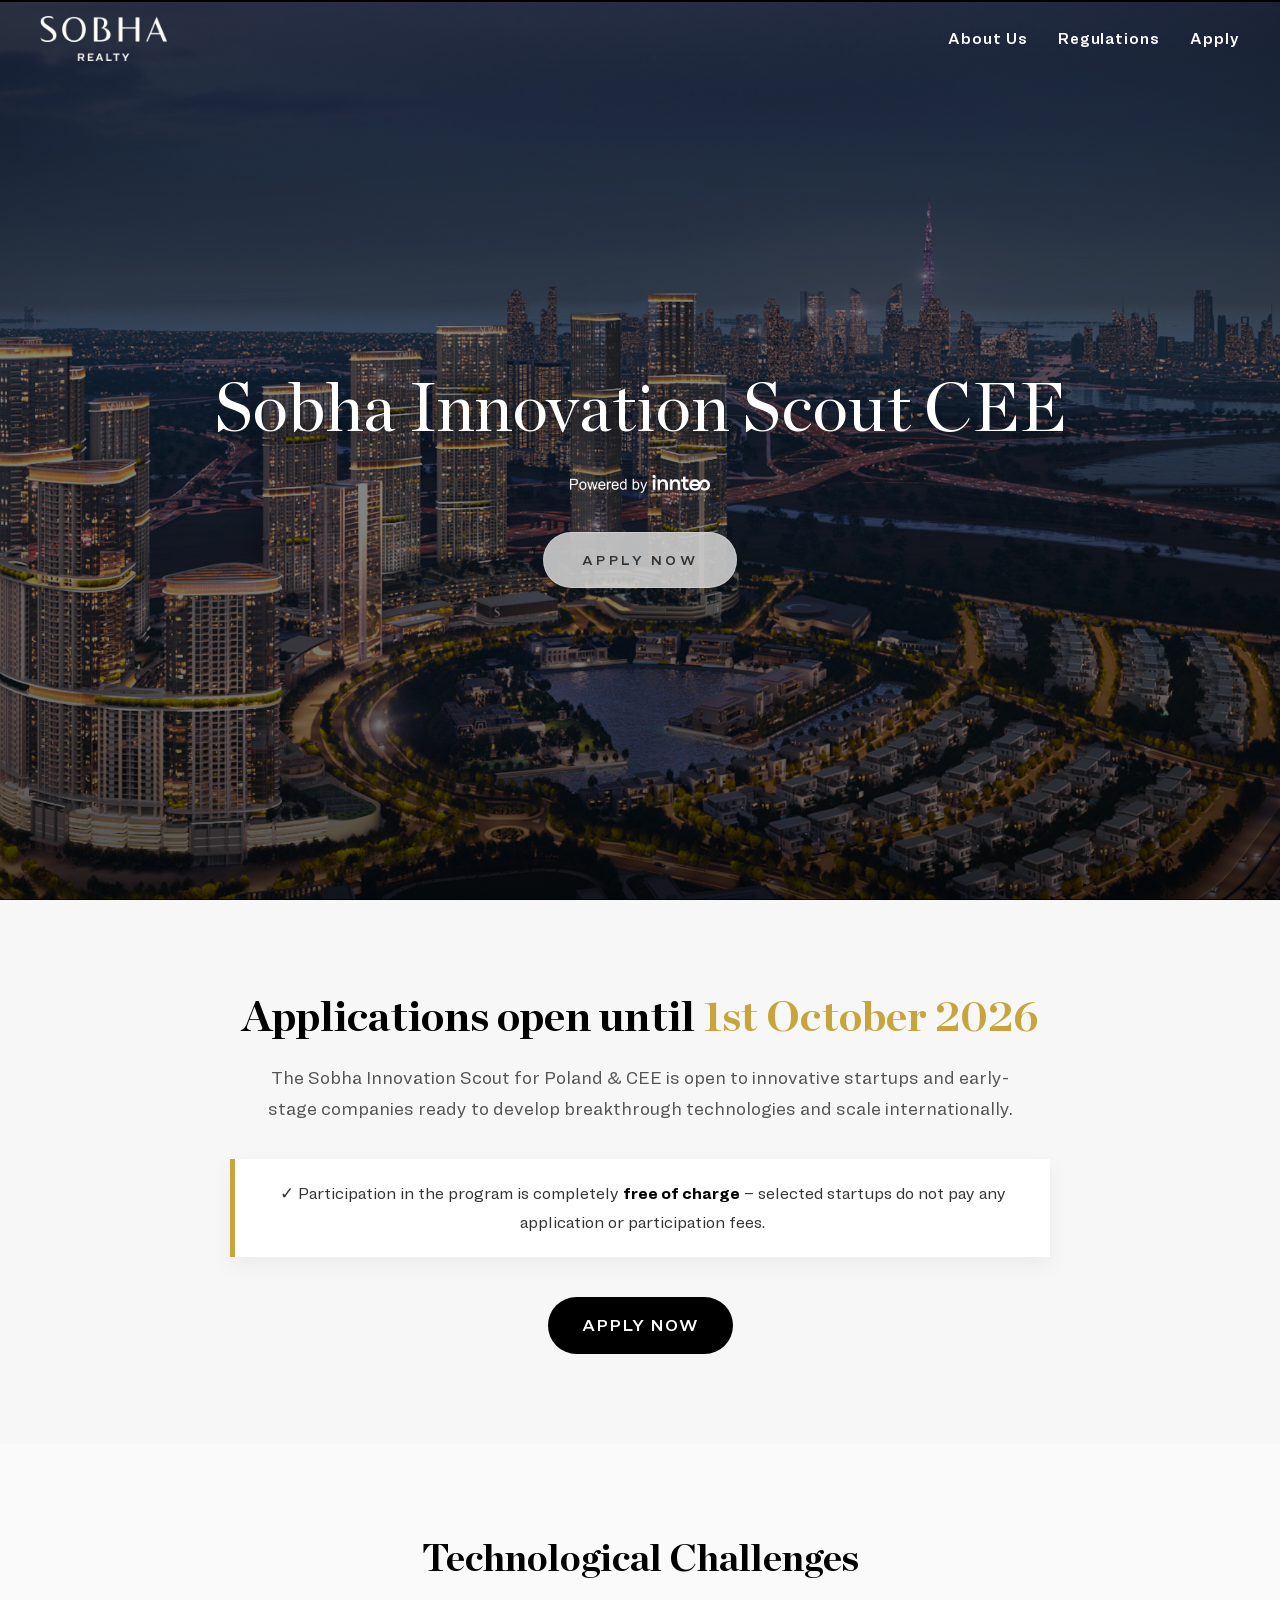
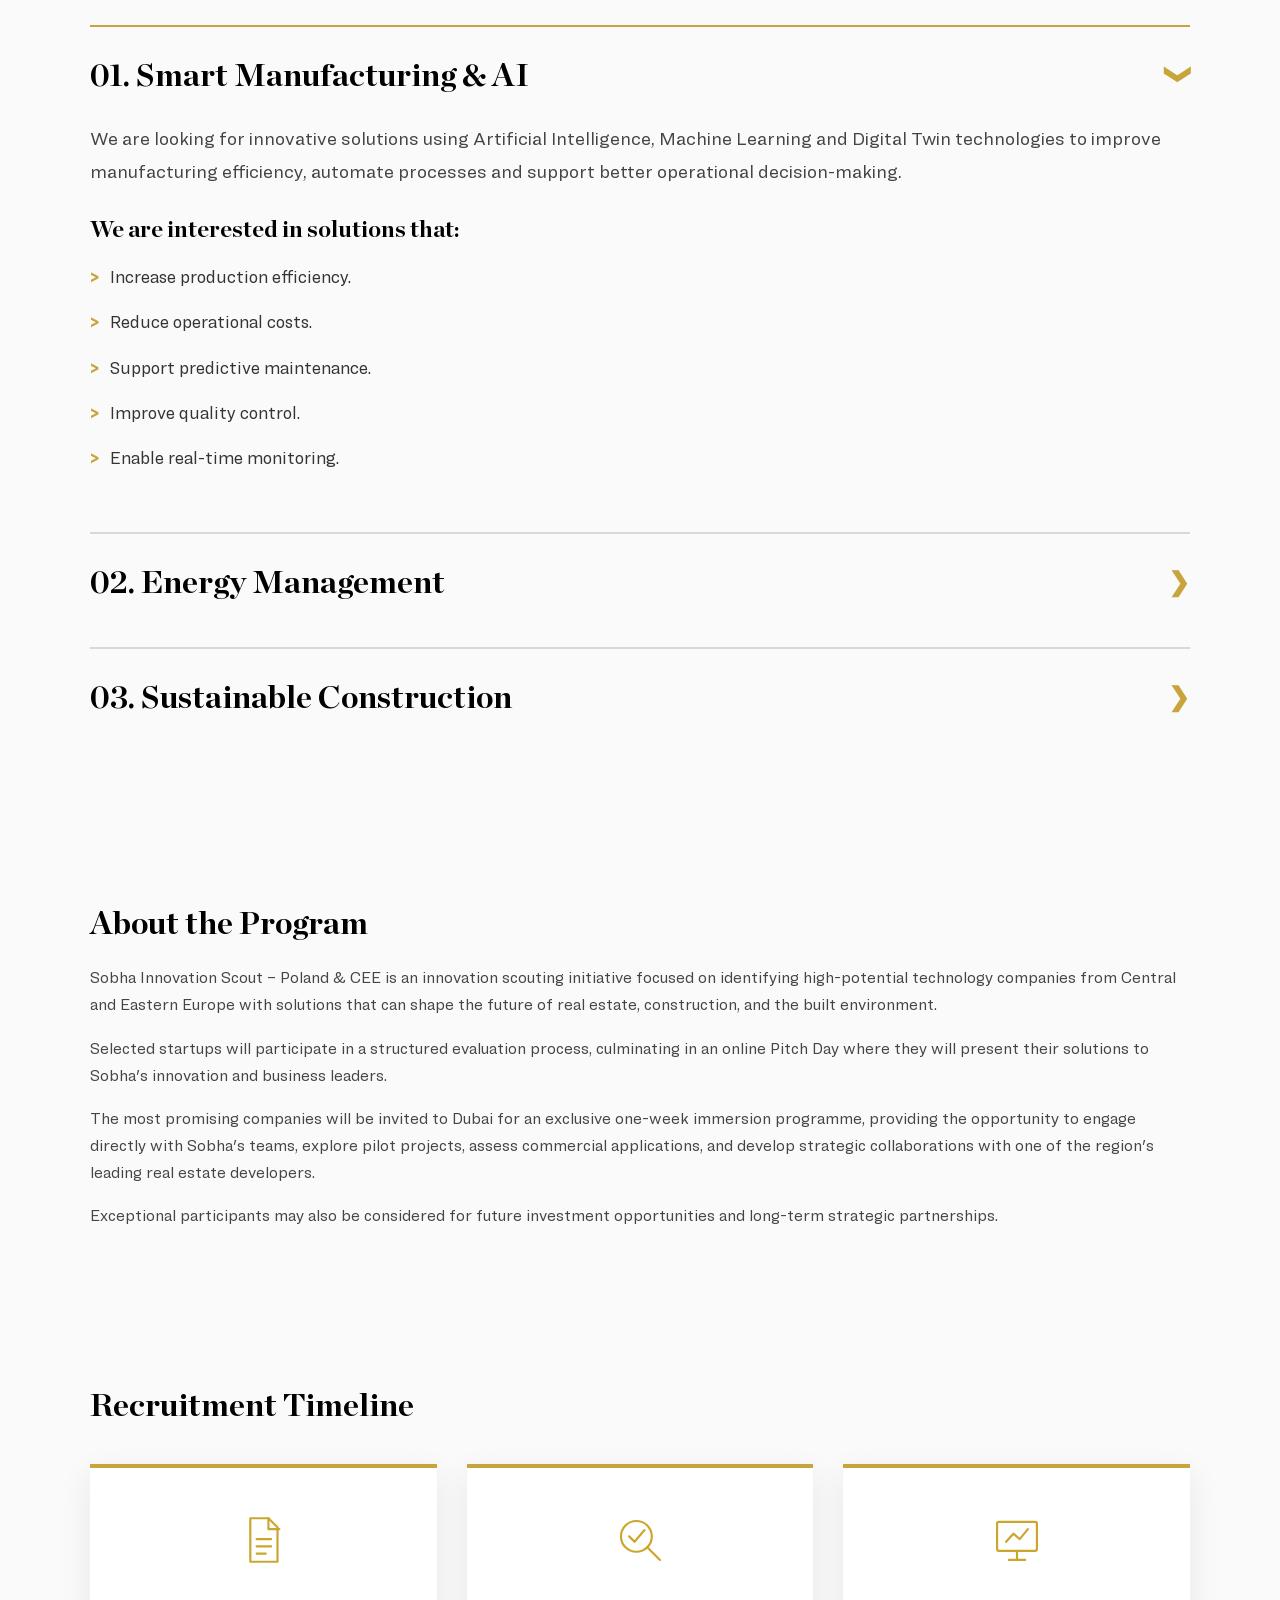
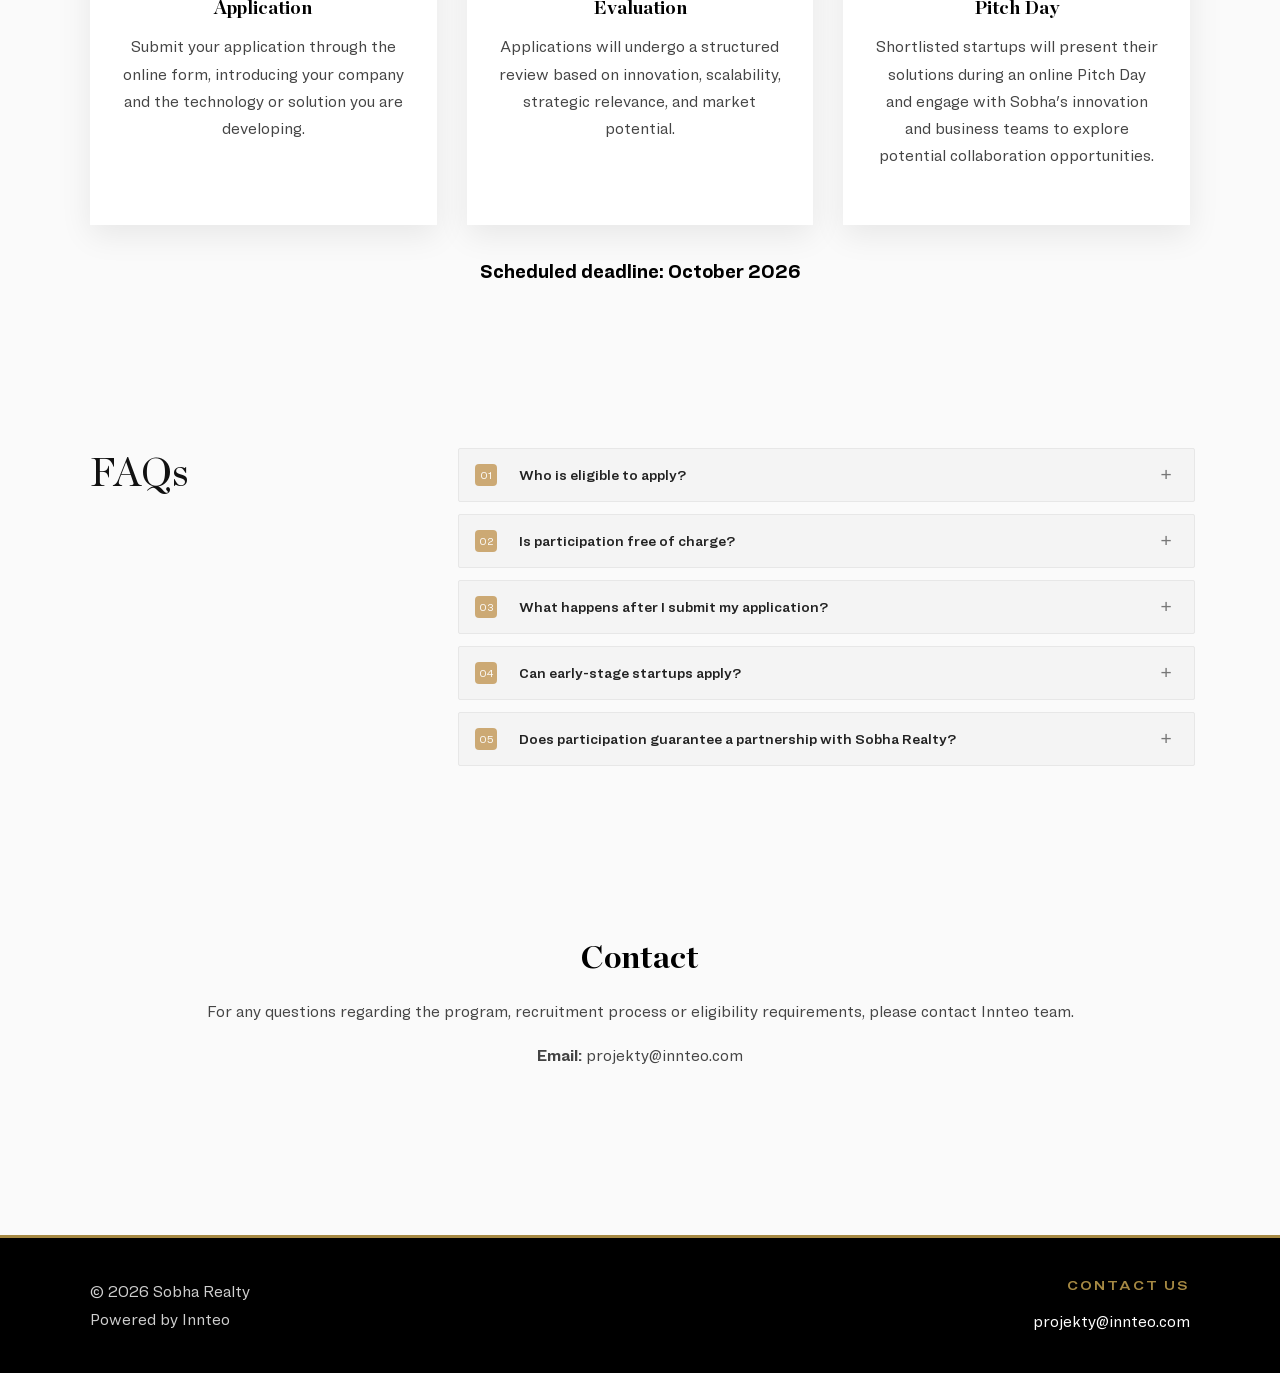
<file: index.html>
<!DOCTYPE html>
<html lang="en">

<head>
    <meta charset="UTF-8">
    <meta name="viewport" content="width=device-width, initial-scale=1.0">

    <title>Sobha Innovation Scout CEE</title>

    <link rel="stylesheet" href="style.css">
    <link rel="icon" type="image/x-icon" href="images/favicon_sobha.png">
</head>


<body>


    <!-- =====================================================
         HEADER / NAVIGATION
    ====================================================== -->

    <header>

        <div class="container nav">

            <!-- SOBHA LOGO -->
            <div class="logo">
                <a href="index.html">
                    <img src="images/SOBHA_White.png" alt="SOBHA Realty">
                </a>
            </div>

        <nav class="main-nav">

            <button
                class="menu-toggle"
                type="button"
                aria-label="Open menu"
                aria-expanded="false"
                aria-controls="mobile-menu"
            >
                <span></span>
                <span></span>
                <span></span>
            </button>

            <ul id="mobile-menu">
                <li>
                    <a href="about.html">About Us</a>
                </li>

                <li>
                    <a href="regulations.html">Regulations</a>
                </li>

                <li>
                    <a href="apply.html">Apply</a>
                </li>
            </ul>

        </nav>

        </div>

    </header>


    <!-- =====================================================
         HERO / MAIN BANNER
    ====================================================== -->

    <section class="hero">

        <div class="container hero-content">

            <div class="hero-text">

                <h1>
                    Sobha Innovation Scout CEE
                </h1>


                <!-- POWERED BY INNTEO -->

                <div class="hero-powered">

                    <img
                        src="images/poweredbyinnteo0.png"
                        alt="Powered by Innteo"
                    >

                </div>


                <!-- APPLY NOW -->

                <a
                    href="apply.html"
                    class="hero-button"
                >
                    APPLY NOW
                </a>

            </div>

        </div>

    </section>



    <!-- =====================================================
         RECRUITMENT BANNER
    ====================================================== -->

    <section class="recruitment-banner">

        <div class="container">

            <h2>
                Applications open until
                <strong>1st October 2026</strong>
            </h2>

            <p>
                The Sobha Innovation Scout for Poland & CEE is open to innovative startups and early-stage companies ready to develop breakthrough technologies and scale internationally.
            </p>

            <div class="free-program">

                ✓ Participation in the program is completely
                <strong>free of charge</strong>
                – selected startups do not pay any application or participation fees.

            </div>

            <a
                href="apply.html"
                class="capsule"
            >
                APPLY NOW
            </a>

        </div>

    </section>



    <!-- =====================================================
         TECHNOLOGICAL CHALLENGES
    ====================================================== -->

    <section class="challenge-section">

        <div class="container">

            <h2 class="section-title">
                Technological Challenges
            </h2>


            <div class="accordion">


                <!-- Item 1 -->

                <div class="accordion-item active">

                    <button class="accordion-header">

                        <span>
                            01. Smart Manufacturing & AI
                        </span>

                        <span class="accordion-icon">
                            &#10095;
                        </span>

                    </button>


                    <div class="accordion-content">

                        <p>
                            We are looking for innovative solutions using Artificial Intelligence, Machine Learning and Digital Twin technologies to improve manufacturing efficiency, automate processes and support better operational decision-making.
                        </p>

                        <h4>
                            We are interested in solutions that:
                        </h4>

                        <ul>

                            <li>
                                Increase production efficiency.
                            </li>

                            <li>
                                Reduce operational costs.
                            </li>

                            <li>
                                Support predictive maintenance.
                            </li>

                            <li>
                                Improve quality control.
                            </li>

                            <li>
                                Enable real-time monitoring.
                            </li>

                        </ul>

                    </div>

                </div>



                <!-- Item 2 -->

                <div class="accordion-item">

                    <button class="accordion-header">

                        <span>
                            02. Energy Management
                        </span>

                        <span class="accordion-icon">
                            &#10095;
                        </span>

                    </button>


                    <div class="accordion-content">

                        <p>
                            We are seeking technologies that help companies reduce energy consumption, monitor utilities and optimize industrial infrastructure.
                        </p>

                        <h4>
                            Expected solutions:
                        </h4>

                        <ul>

                            <li>
                                Energy monitoring platforms.
                            </li>

                            <li>
                                Carbon footprint reduction.
                            </li>

                            <li>
                                AI-based optimization.
                            </li>

                            <li>
                                Smart metering.
                            </li>

                            <li>
                                Demand forecasting.
                            </li>

                        </ul>

                    </div>

                </div>



                <!-- Item 3 -->

                <div class="accordion-item">

                    <button class="accordion-header">

                        <span>
                            03. Sustainable Construction
                        </span>

                        <span class="accordion-icon">
                            &#10095;
                        </span>

                    </button>


                    <div class="accordion-content">

                        <p>
                            We encourage projects supporting sustainable buildings, smart infrastructure and modern construction technologies.
                        </p>

                        <h4>
                            Examples include:
                        </h4>

                        <ul>

                            <li>
                                Digital construction management.
                            </li>

                            <li>
                                IoT building systems.
                            </li>

                            <li>
                                Green materials.
                            </li>

                            <li>
                                Smart cities.
                            </li>

                            <li>
                                Building automation.
                            </li>

                        </ul>

                    </div>

                </div>

            </div>

        </div>

    </section>



    <!-- =====================================================
         ABOUT THE PROGRAM
    ====================================================== -->

    <section class="about-short">

        <div class="container">

            <h2>
                About the Program
            </h2>

            <p>
                Sobha Innovation Scout – Poland & CEE is an innovation scouting initiative focused on identifying high-potential technology companies from Central and Eastern Europe with solutions that can shape the future of real estate, construction, and the built environment.
            </p>

            <p>
                Selected startups will participate in a structured evaluation process, culminating in an online Pitch Day where they will present their solutions to Sobha's innovation and business leaders.
            </p>

            <p>
                The most promising companies will be invited to Dubai for an exclusive one-week immersion programme, providing the opportunity to engage directly with Sobha's teams, explore pilot projects, assess commercial applications, and develop strategic collaborations with one of the region's leading real estate developers.
            </p>

            <p>
                Exceptional participants may also be considered for future investment opportunities and long-term strategic partnerships.
            </p>

        </div>

    </section>



    <!-- =====================================================
         RECRUITMENT TIMELINE
    ====================================================== -->

    <section class="timeline-section">

        <div class="container">

            <h2>
                Recruitment Timeline
            </h2>


            <div class="timeline">


                <div class="timeline-item">

                    <div class="timeline-icon">
                        <svg viewBox="0 0 64 64" aria-hidden="true">
                            <path d="M18 8h20l10 10v38H18z"></path>
                            <path d="M38 8v12h12"></path>
                            <path d="M25 31h16"></path>
                            <path d="M25 39h16"></path>
                            <path d="M25 47h10"></path>
                        </svg>
                    </div>

                    <h3>
                        Application
                    </h3>

                    <p>
                        Submit your application through the online form, introducing your company and the technology or solution you are developing.
                    </p>

                </div>



                <div class="timeline-item">

                        <div class="timeline-icon">
                            <svg viewBox="0 0 64 64" aria-hidden="true">
                                <circle cx="28" cy="28" r="17"></circle>
                                <path d="M40 40l14 14"></path>
                                <path d="M20 28l6 6 11-13"></path>
                            </svg>
                        </div>

                    <h3>
                        Evaluation
                    </h3>

                    <p>
                        Applications will undergo a structured review based on innovation, scalability, strategic relevance, and market potential.
                    </p>

                </div>



                <div class="timeline-item">

                    <div class="timeline-icon">
                        <svg viewBox="0 0 64 64" aria-hidden="true">
                            <rect x="10" y="12" width="44" height="32" rx="2"></rect>
                            <path d="M32 44v10"></path>
                            <path d="M23 54h18"></path>
                            <path d="M20 34l8-9 7 6 9-11"></path>
                        </svg>
                    </div>

                    <h3>
                        Pitch Day
                    </h3>

                    <p>
                        Shortlisted startups will present their solutions during an online Pitch Day and engage with Sobha's innovation and business teams to explore potential collaboration opportunities.
                    </p>

                </div>

            </div>


            <div class="timeline-deadline">
                Scheduled deadline: October 2026
            </div>

        </div>

    </section>



    <!-- =====================================================
         FAQ
    ====================================================== -->

    <section class="faq-section">

        <div class="container faq-container">


            <!-- LEFT -->

            <div class="faq-heading">

                <h2>
                    FAQs
                </h2>

            </div>


            <!-- RIGHT -->

            <div class="faq">


                <!-- FAQ 01 -->

                <div class="faq-item">

                    <button class="faq-question">

                        <span class="faq-number">
                            01
                        </span>

                        <span class="faq-question-text">
                            Who is eligible to apply?
                        </span>

                        <span class="faq-icon">
                            +
                        </span>

                    </button>


                    <div class="faq-answer">

                        <p>
                            The program is open to innovative startups and early-stage companies developing scalable products, services or technologies with international growth potential.
                        </p>

                    </div>

                </div>



                <!-- FAQ 02 -->

                <div class="faq-item">

                    <button class="faq-question">

                        <span class="faq-number">
                            02
                        </span>

                        <span class="faq-question-text">
                            Is participation free of charge?
                        </span>

                        <span class="faq-icon">
                            +
                        </span>

                    </button>


                    <div class="faq-answer">

                        <p>
                            Yes. Participation in the program is completely free of charge. There are no application or participation fees for shortlisted startups.
                        </p>

                    </div>

                </div>



                <!-- FAQ 03 -->

                <div class="faq-item">

                    <button class="faq-question">

                        <span class="faq-number">
                            03
                        </span>

                        <span class="faq-question-text">
                            What happens after I submit my application?
                        </span>

                        <span class="faq-icon">
                            +
                        </span>

                    </button>


                    <div class="faq-answer">

                        <p>
                            Applications undergo a structured evaluation process. Shortlisted companies will be invited to the next stage, including participation in the online Pitch Day.
                        </p>

                    </div>

                </div>



                <!-- FAQ 04 -->

                <div class="faq-item">

                    <button class="faq-question">

                        <span class="faq-number">
                            04
                        </span>

                        <span class="faq-question-text">
                            Can early-stage startups apply?
                        </span>

                        <span class="faq-icon">
                            +
                        </span>

                    </button>


                    <div class="faq-answer">

                        <p>
                            Yes. We welcome both early-stage startups and companies with existing products, provided they demonstrate innovation and growth potential.
                        </p>

                    </div>

                </div>



                <!-- FAQ 05 -->

                <div class="faq-item">

                    <button class="faq-question">

                        <span class="faq-number">
                            05
                        </span>

                        <span class="faq-question-text">
                            Does participation guarantee a partnership with Sobha Realty?
                        </span>

                        <span class="faq-icon">
                            +
                        </span>

                    </button>


                    <div class="faq-answer">

                        <p>
                            No. Participation in the program does not guarantee an investment, commercial agreement, or partnership with Sobha Realty. Any decision to pursue an investment, pilot project, or strategic collaboration will be made solely at Sobha Realty's discretion following the evaluation process.
                        </p>

                    </div>

                </div>


            </div>

        </div>

    </section>



    <!-- =====================================================
         CONTACT
    ====================================================== -->

    <section class="contact">

        <div class="container">

            <h2>
                Contact
            </h2>

            <p>
                For any questions regarding the program, recruitment process or eligibility requirements, please contact Innteo team.
            </p>

            <p>
                <strong>Email:</strong>
                <a href="mailto:projekty@innteo.com">
                    projekty@innteo.com
                </a>
            </p>

        </div>

    </section>



    <!-- =====================================================
         FOOTER
    ====================================================== -->

    <footer>

        <div class="container footer-content">

            <div class="footer-left">

                <p>
                    © 2026 Sobha Realty<br>
                    Powered by Innteo
                </p>

            </div>


            <div class="footer-right">

                <span class="footer-title">
                    Contact us
                </span>

                <a href="mailto:projekty@innteo.com">
                    projekty@innteo.com
                </a>

            </div>

        </div>

    </footer>


<script src="scripts.js"></script>
</body>

</html>
</file>
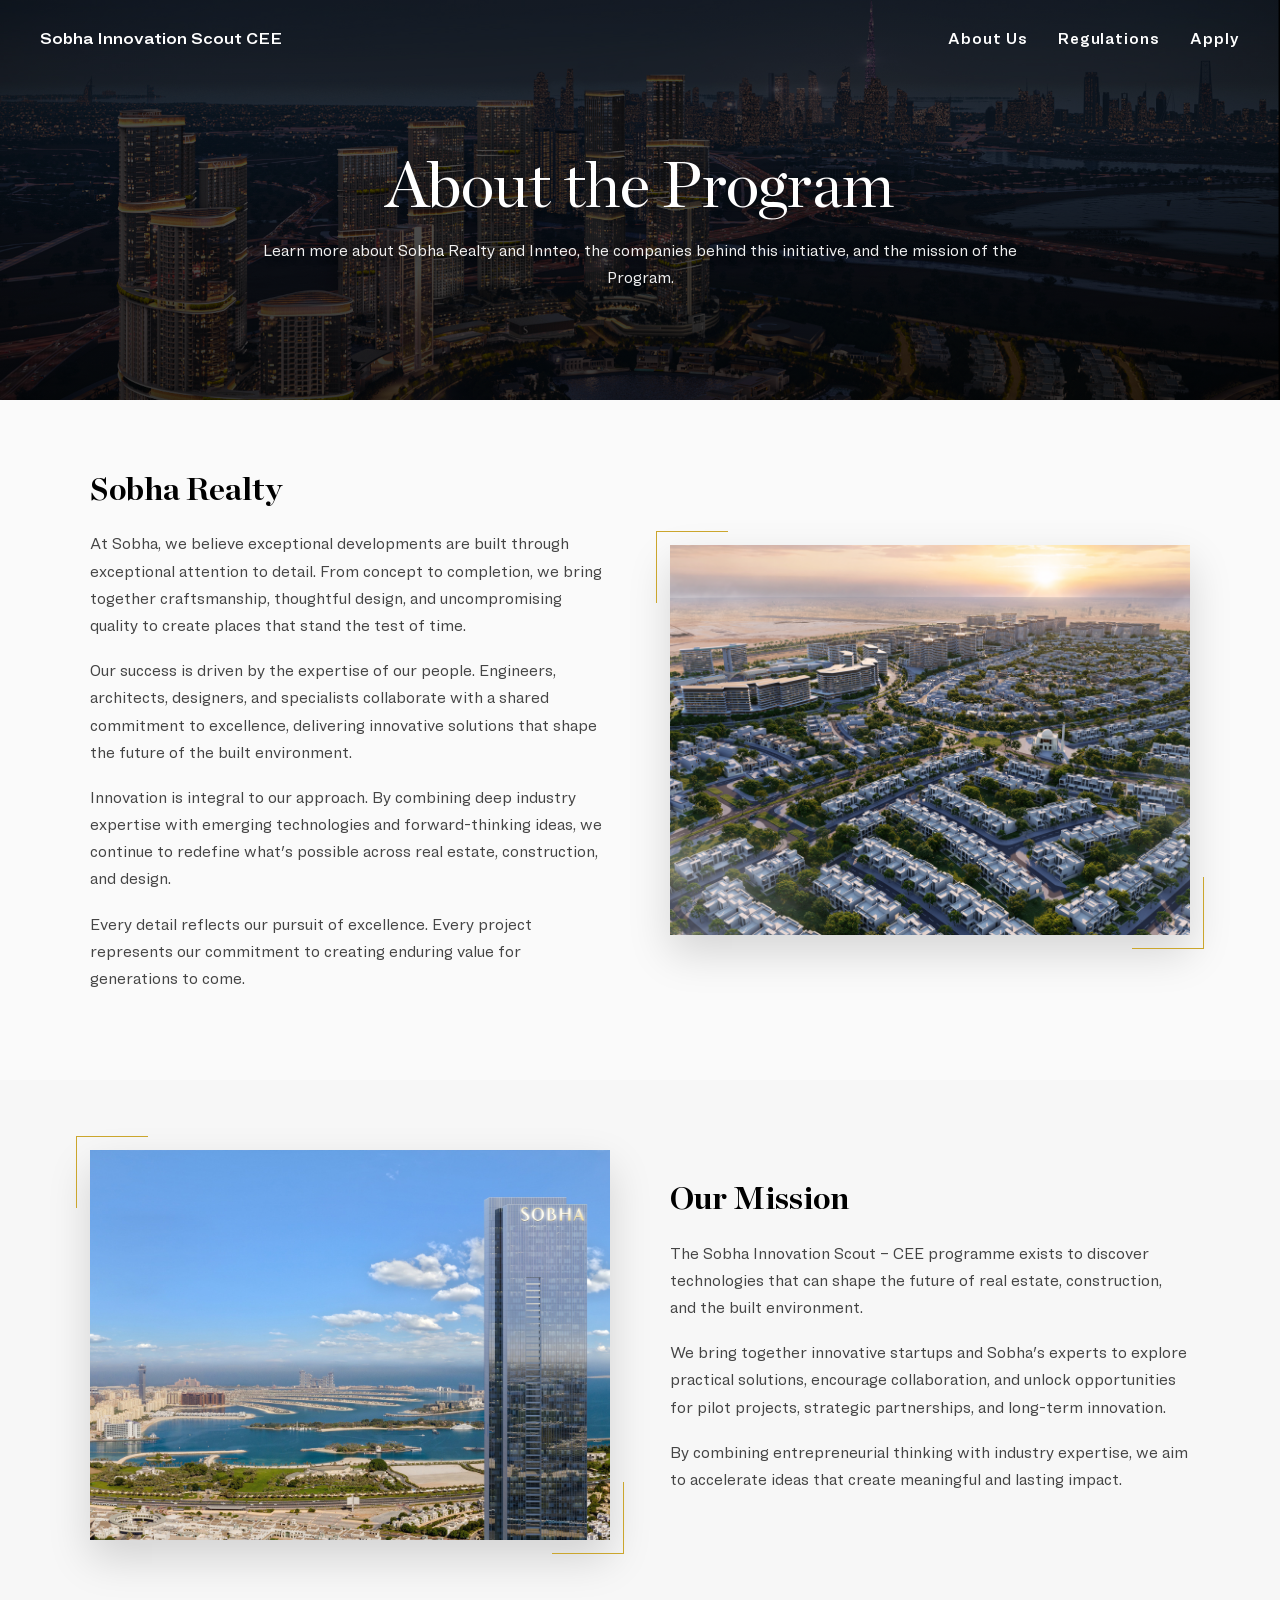
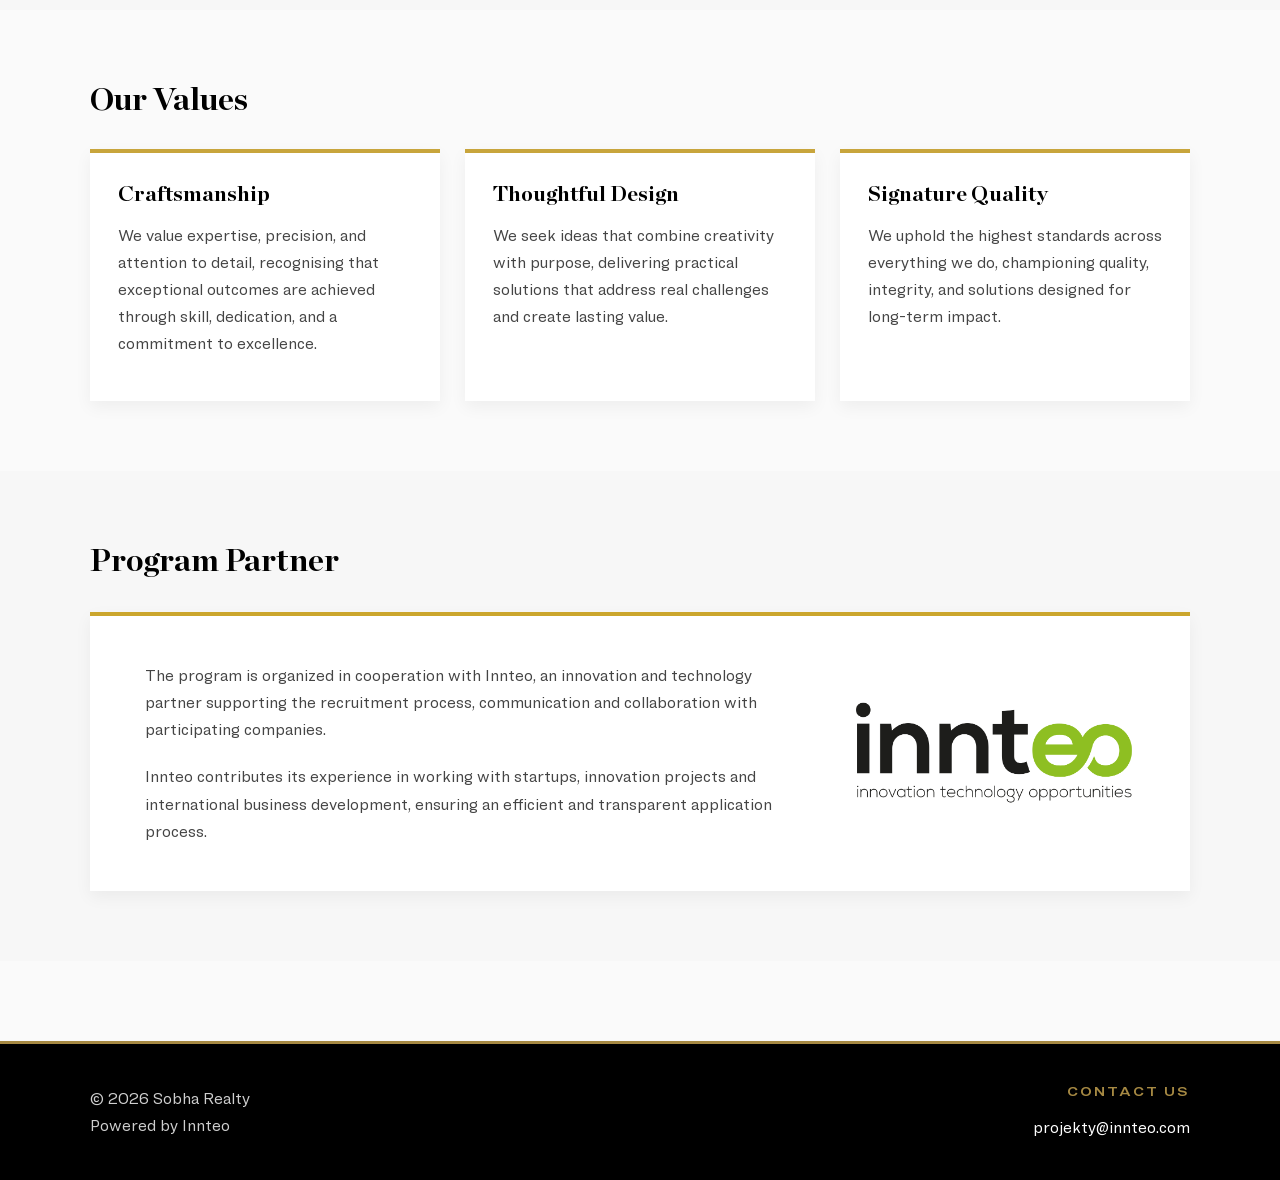
<file: about.html>
<!DOCTYPE html>
<html lang="en">
<head>
    <meta charset="UTF-8">
    <meta name="viewport" content="width=device-width, initial-scale=1.0">
    <title>About Us | Sobha Innovation Scout CEE</title>
    <link rel="stylesheet" href="style.css">
    <link rel="icon" type="image/x-icon" href="images/favicon_sobha.png">
</head>
<body>

<header>
    <div class="container nav">
        <div class="logo">
            <a href="index.html">Sobha Innovation Scout CEE</a>
        </div>

        <nav class="main-nav">

            <button
                class="menu-toggle"
                type="button"
                aria-label="Open menu"
                aria-expanded="false"
                aria-controls="mobile-menu"
            >
                <span></span>
                <span></span>
                <span></span>
            </button>

            <ul id="mobile-menu">
                <li>
                    <a href="about.html">About Us</a>
                </li>

                <li>
                    <a href="regulations.html">Regulations</a>
                </li>

                <li>
                    <a href="apply.html">Apply</a>
                </li>
            </ul>

        </nav>
    </div>
</header>

<section class="page-header inner-page-header">

    <div class="page-header-overlay"></div>

    <div class="container page-header-content">

        <h1>About the Program</h1>

        <p>
            Learn more about Sobha Realty and Innteo, the companies behind this initiative, and the mission of the Program.
        </p>

    </div>

</section>

<section class="content-section">
    <div class="container about-grid">
        <div class="about-text">
            <h2>Sobha Realty</h2>
            <p>At Sobha, we believe exceptional developments are built through exceptional attention to detail. From concept to completion, we bring together craftsmanship, thoughtful design, and uncompromising quality to create places that stand the test of time.</p>
            <p>Our success is driven by the expertise of our people. Engineers, architects, designers, and specialists collaborate with a shared commitment to excellence, delivering innovative solutions that shape the future of the built environment.</p>
            <p>Innovation is integral to our approach. By combining deep industry expertise with emerging technologies and forward-thinking ideas, we continue to redefine what's possible across real estate, construction, and design.</p>
            <p>Every detail reflects our pursuit of excellence. Every project represents our commitment to creating enduring value for generations to come.</p>
        </div>

        <div class="about-image-frame">
            <div class="frame-top"></div>
            <img src="images/about_us-1.jpg" alt="Sobha Realty">
            <div class="frame-bottom"></div>
        </div>
    </div>
</section>

<section class="content-section light">
    <div class="container about-grid reverse">

        <div class="about-image-frame about-image-frame-mission">
            <div class="frame-top"></div>

            <div class="about-image">
                <img src="images/about_us-2.jpg" alt="Sobha Realty">
            </div>

            <div class="frame-bottom"></div>
        </div>

        <div class="about-text">
            <h2>Our Mission</h2>

            <p>
                The Sobha Innovation Scout – CEE programme exists to discover technologies that can shape the future of real estate, construction, and the built environment.
            </p>
            <p>
                We bring together innovative startups and Sobha's experts to explore practical solutions, encourage collaboration, and unlock opportunities for pilot projects, strategic partnerships, and long-term innovation.
            </p>
            <p>
                By combining entrepreneurial thinking with industry expertise, we aim to accelerate ideas that create meaningful and lasting impact.
            </p>
        </div>

    </div>
</section>

<section class="content-section">
    <div class="container">
        <h2>Our Values</h2>
        <div class="details-grid">
            <div class="card">
                <h3>Craftsmanship</h3>
                <p>We value expertise, precision, and attention to detail, recognising that exceptional outcomes are achieved through skill, dedication, and a commitment to excellence.</p>
            </div>
            <div class="card">
                <h3>Thoughtful Design</h3>
                <p>We seek ideas that combine creativity with purpose, delivering practical solutions that address real challenges and create lasting value.</p>
            </div>
            <div class="card">
                <h3>Signature Quality</h3>
                <p>We uphold the highest standards across everything we do, championing quality, integrity, and solutions designed for long-term impact.</p>
            </div>
        </div>
    </div>
</section>

<section class="content-section light program-partner-section">
    <div class="container">

        <h2>Program Partner</h2>

        <div class="card partner-card">

            <div class="partner-content">
                <p>
                    The program is organized in cooperation with Innteo,
                    an innovation and technology partner supporting the
                    recruitment process, communication and collaboration
                    with participating companies.
                </p>

                <p>
                    Innteo contributes its experience in working with startups,
                    innovation projects and international business development,
                    ensuring an efficient and transparent application process.
                </p>
            </div>

            <div class="partner-logo">
                <img src="images/logo_innteo.png" alt="Innteo Logo">
            </div>

        </div>

    </div>
</section>

<footer>
    <div class="container footer-content">
        <div class="footer-left">
            <p>© 2026 Sobha Realty<br>Powered by Innteo</p>
        </div>
        <div class="footer-right">
            <span class="footer-title">Contact us</span>
            <a href="mailto:projekty@innteo.com">projekty@innteo.com</a>
        </div>
    </div>
</footer>
<script src="scripts.js"></script>
</body>
</html>
</file>
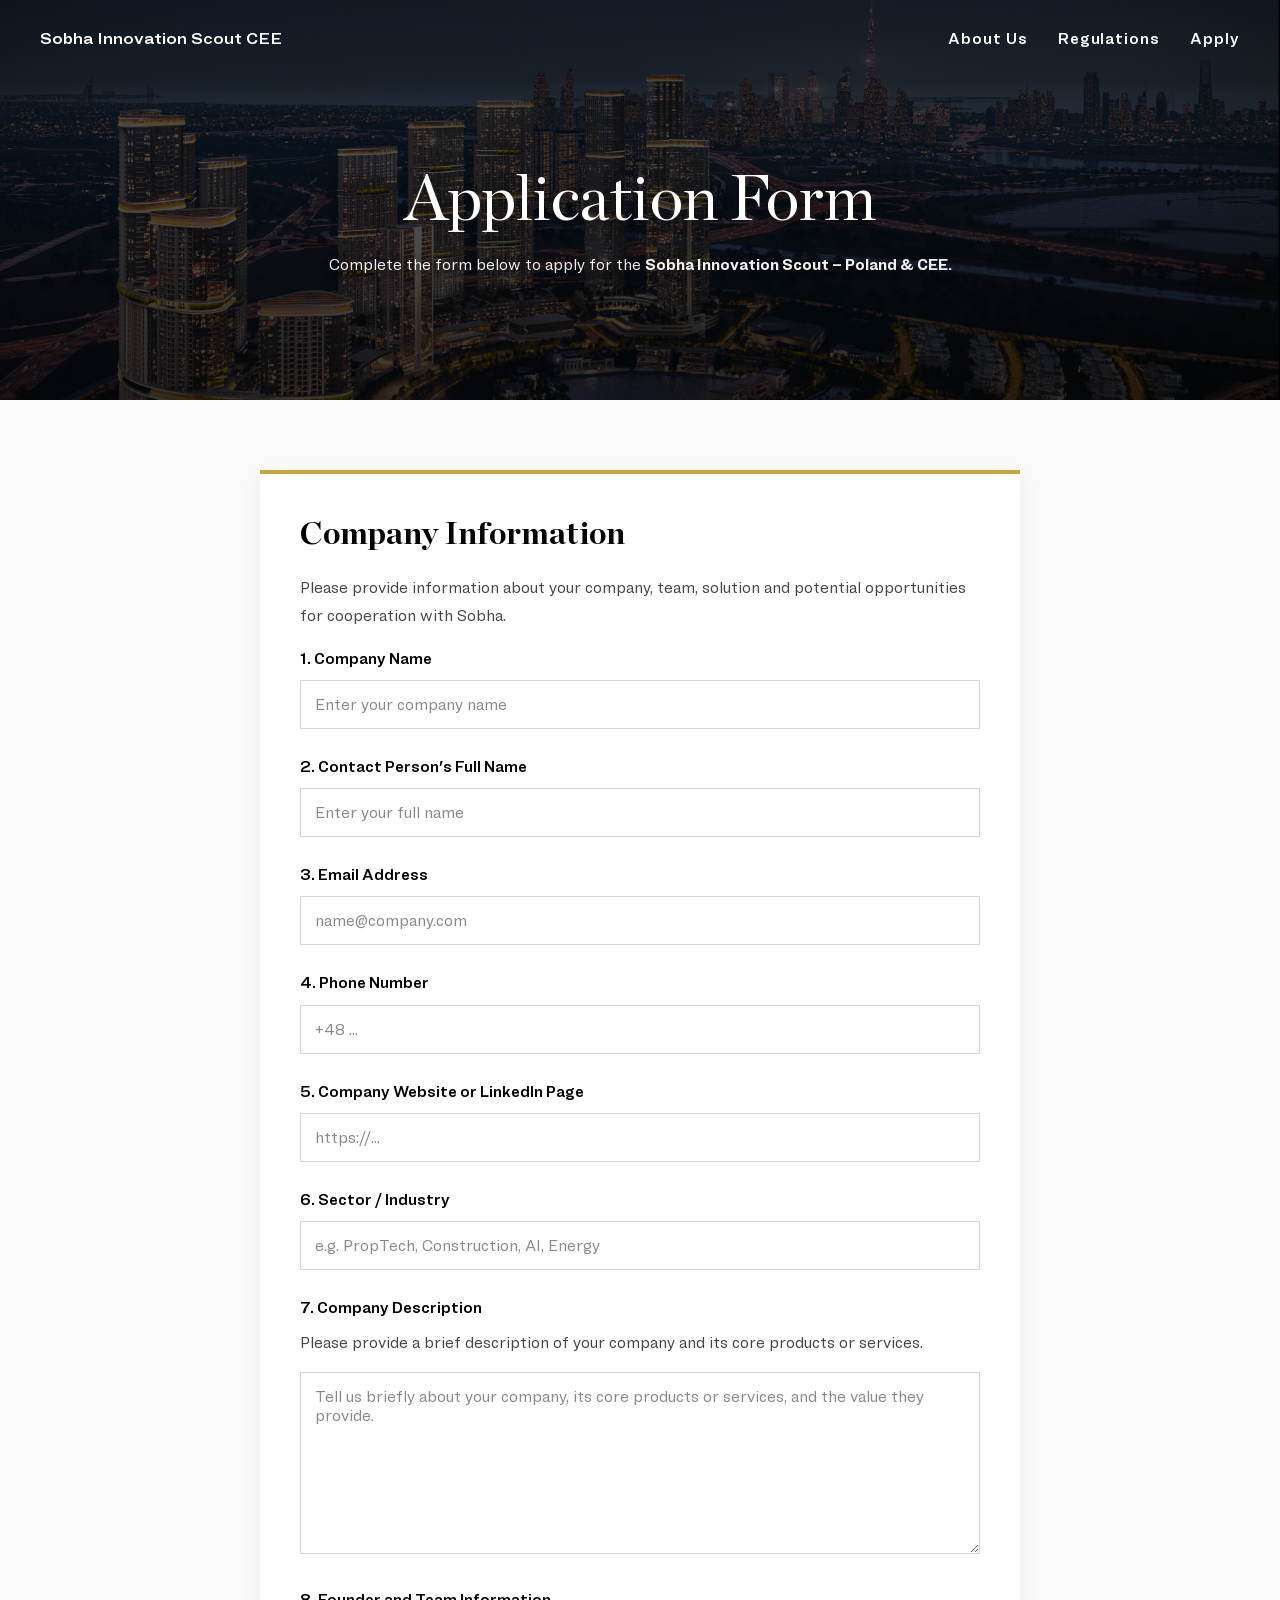
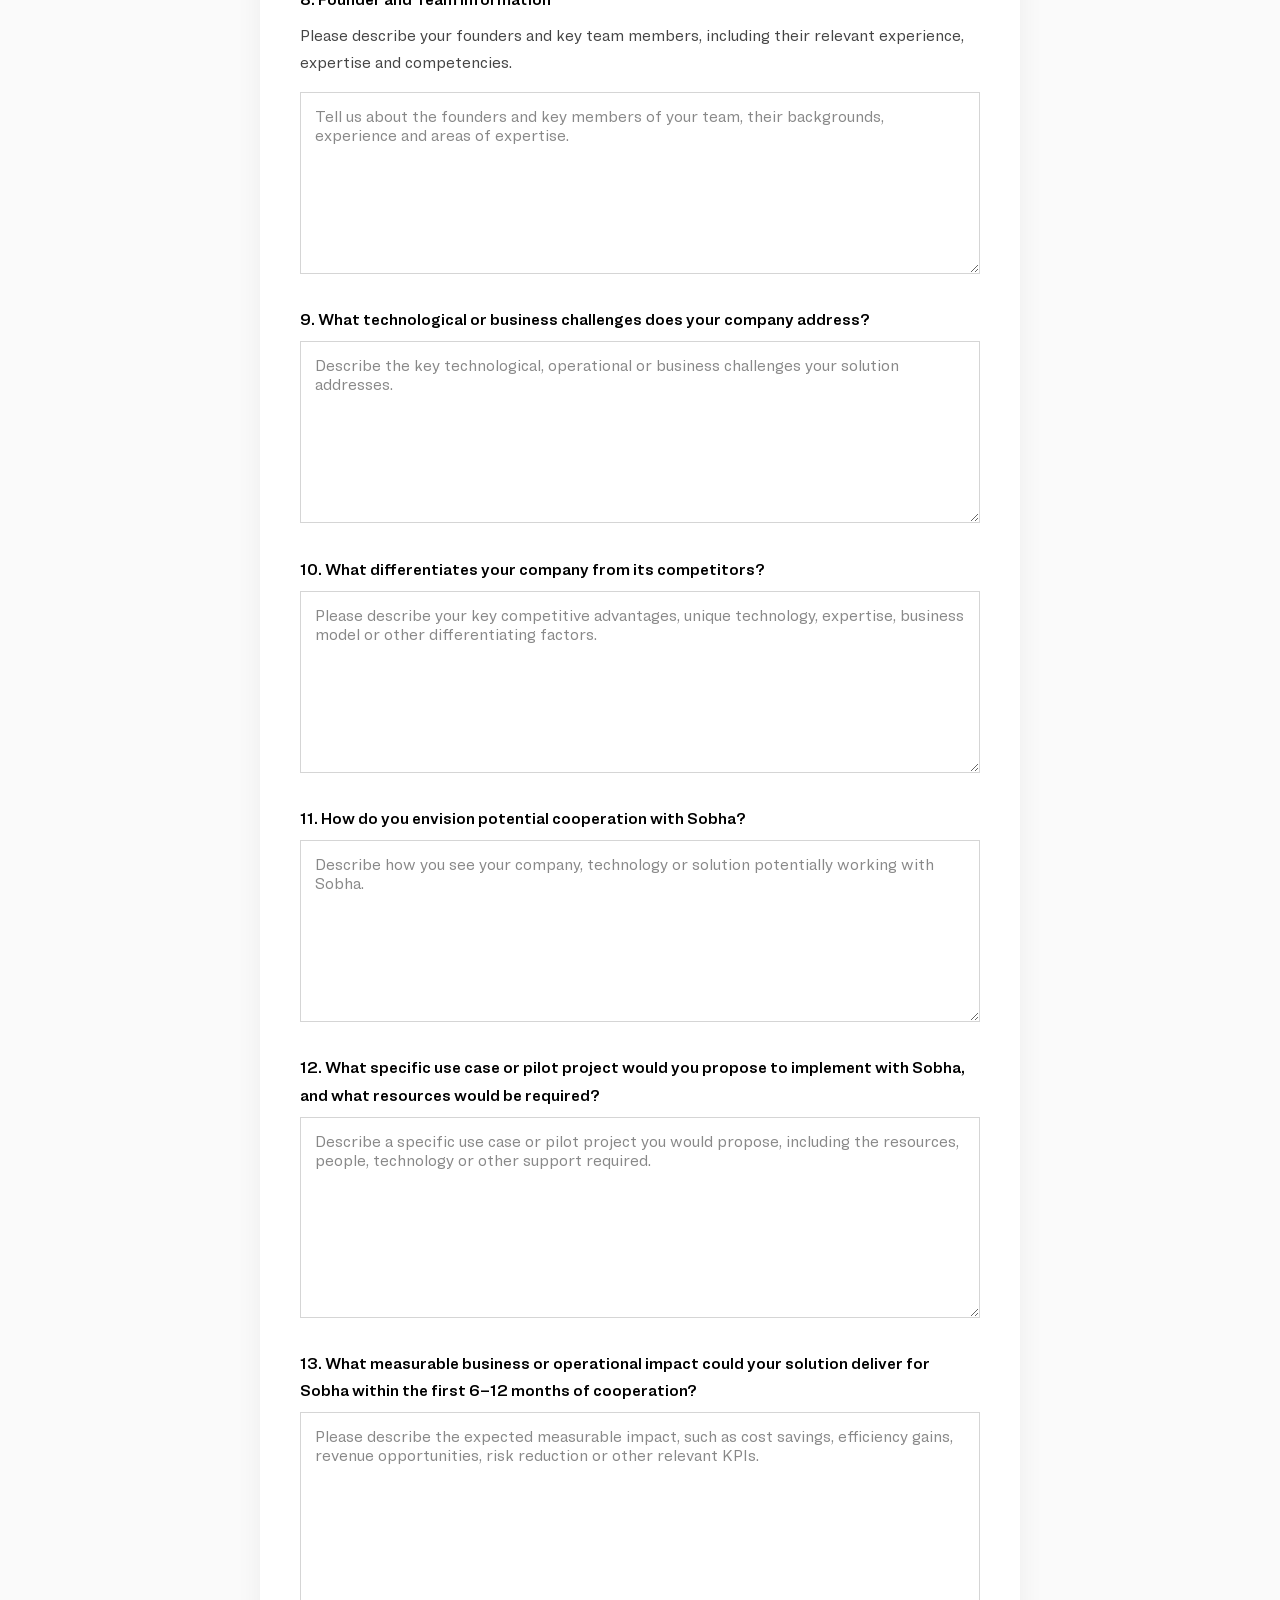
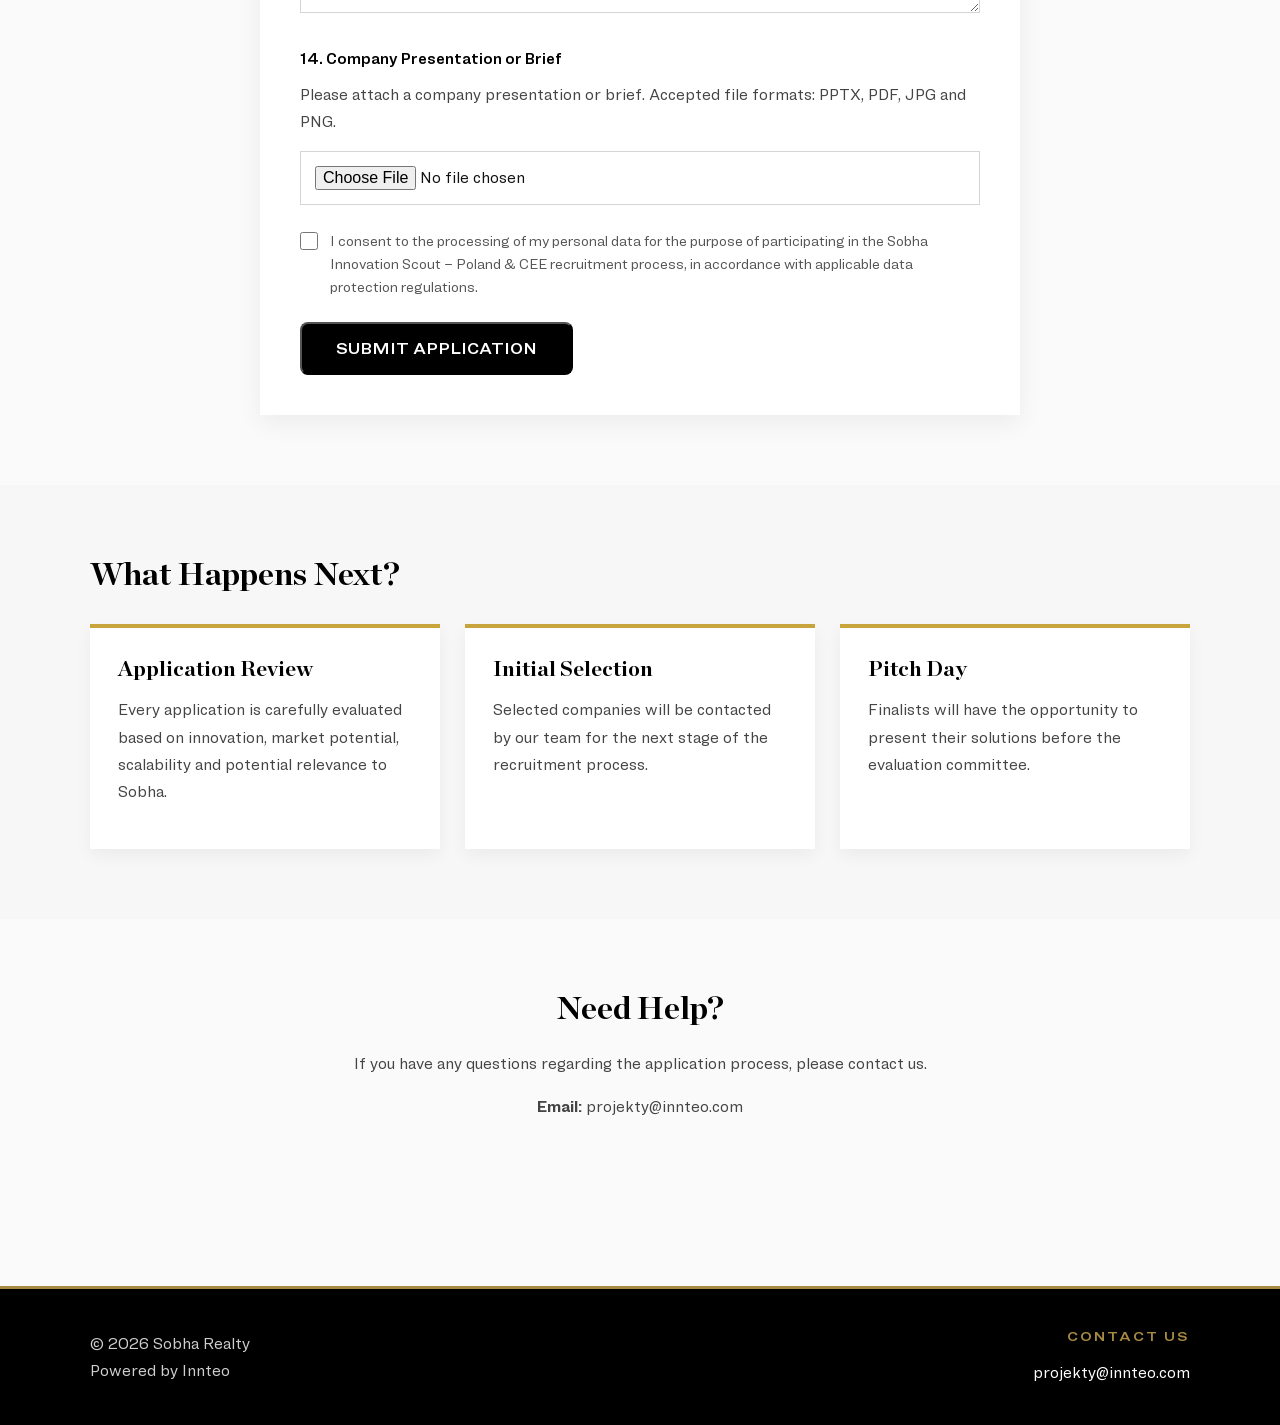
<file: apply.html>
<!DOCTYPE html>
<html lang="en">
<head>
    <meta charset="UTF-8">
    <meta name="viewport" content="width=device-width, initial-scale=1.0">
    <title>Apply | Sobha Innovation Scout CEE</title>
    <link rel="stylesheet" href="style.css">
    <link rel="icon" type="image/x-icon" href="images/favicon_sobha.png">
</head>
<body>

<header>
    <div class="container nav">
        <div class="logo">
            <a href="index.html">Sobha Innovation Scout CEE</a>
        </div>

        <nav class="main-nav">

            <button
                class="menu-toggle"
                type="button"
                aria-label="Open menu"
                aria-expanded="false"
                aria-controls="mobile-menu"
            >
                <span></span>
                <span></span>
                <span></span>
            </button>

            <ul id="mobile-menu">
                <li>
                    <a href="about.html">About Us</a>
                </li>

                <li>
                    <a href="regulations.html">Regulations</a>
                </li>

                <li>
                    <a href="apply.html">Apply</a>
                </li>
            </ul>

        </nav>
    </div>
</header>

<section class="page-header inner-page-header">
    <div class="container page-header-content">
        <h1>Application Form</h1>
        <p>
            Complete the form below to apply for the
            <strong>Sobha Innovation Scout – Poland & CEE.</strong>
        </p>
    </div>
</section>

<section class="application">
    <div class="container">
        <div class="form-wrapper">
            <h2>Company Information</h2>
            <p>Please provide information about your company, team, solution and potential opportunities for cooperation with Sobha.</p>

            <form action="apply.php" method="POST" enctype="multipart/form-data">
                <div class="form-group">
                    <label for="company">1. Company Name</label>
                    <input type="text" id="company" name="company" placeholder="Enter your company name" maxlength="200" required>
                </div>

                <div class="form-group">
                    <label for="contact">2. Contact Person's Full Name</label>
                    <input type="text" id="contact" name="contact" placeholder="Enter your full name" maxlength="150" required>
                </div>

                <div class="form-group">
                    <label for="email">3. Email Address</label>
                    <input type="email" id="email" name="email" placeholder="name@company.com" maxlength="254" required>
                </div>

                <div class="form-group">
                    <label for="phone">4. Phone Number</label>
                    <input type="tel" id="phone" name="phone" placeholder="+48 ..." maxlength="30" required>
                </div>

                <div class="form-group">
                    <label for="website">5. Company Website or LinkedIn Page</label>
                    <input type="url" id="website" name="website" placeholder="https://..." maxlength="500" required>
                </div>

                <div class="form-group">
                    <label for="sector">6. Sector / Industry</label>
                    <input type="text" id="sector" name="sector" placeholder="e.g. PropTech, Construction, AI, Energy" maxlength="150" required>
                </div>

                <div class="form-group">
                    <label for="description">7. Company Description</label>
                    <p class="form-help">Please provide a brief description of your company and its core products or services.</p>
                    <textarea id="description" name="description" rows="8" maxlength="5000" placeholder="Tell us briefly about your company, its core products or services, and the value they provide." required></textarea>
                </div>

                <div class="form-group">
                    <label for="team">8. Founder and Team Information</label>
                    <p class="form-help">Please describe your founders and key team members, including their relevant experience, expertise and competencies.</p>
                    <textarea id="team" name="team" rows="8" maxlength="5000" placeholder="Tell us about the founders and key members of your team, their backgrounds, experience and areas of expertise." required></textarea>
                </div>

                <div class="form-group">
                    <label for="challenges">9. What technological or business challenges does your company address?</label>
                    <textarea id="challenges" name="challenges" rows="8" maxlength="5000" placeholder="Describe the key technological, operational or business challenges your solution addresses." required></textarea>
                </div>

                <div class="form-group">
                    <label for="differentiation">10. What differentiates your company from its competitors?</label>
                    <textarea id="differentiation" name="differentiation" rows="8" maxlength="5000" placeholder="Please describe your key competitive advantages, unique technology, expertise, business model or other differentiating factors." required></textarea>
                </div>

                <div class="form-group">
                    <label for="cooperation">11. How do you envision potential cooperation with Sobha?</label>
                    <textarea id="cooperation" name="cooperation" rows="8" maxlength="5000" placeholder="Describe how you see your company, technology or solution potentially working with Sobha." required></textarea>
                </div>

                <div class="form-group">
                    <label for="pilot">12. What specific use case or pilot project would you propose to implement with Sobha, and what resources would be required?</label>
                    <textarea id="pilot" name="pilot" rows="9" maxlength="6000" placeholder="Describe a specific use case or pilot project you would propose, including the resources, people, technology or other support required." required></textarea>
                </div>

                <div class="form-group">
                    <label for="impact">13. What measurable business or operational impact could your solution deliver for Sobha within the first 6–12 months of cooperation?</label>
                    <textarea id="impact" name="impact" rows="9" maxlength="6000" placeholder="Please describe the expected measurable impact, such as cost savings, efficiency gains, revenue opportunities, risk reduction or other relevant KPIs." required></textarea>
                </div>

                <div class="form-group">
                    <label for="attachment">14. Company Presentation or Brief</label>
                    <p class="form-help">Please attach a company presentation or brief. Accepted file formats: PPTX, PDF, JPG and PNG.</p>
                    <input type="file" id="attachment" name="attachment" accept=".pptx,.pdf,.jpg,.jpeg,.png" required>
                </div>

                <input type="text" name="website_check" class="honeypot" tabindex="-1" autocomplete="off" style="display:none;">

                <div class="form-group consent-group">
                    <label class="consent-label">
                        <input type="checkbox" id="consent" name="consent" value="1" required>
                        <span>I consent to the processing of my personal data for the purpose of participating in the Sobha Innovation Scout – Poland & CEE recruitment process, in accordance with applicable data protection regulations.</span>
                    </label>
                </div>

                <button type="submit" class="btn">
                    SUBMIT APPLICATION
                </button>
            </form>
        </div>
    </div>
</section>

<section class="content-section light">
    <div class="container">
        <h2>What Happens Next?</h2>
        <div class="details-grid">
            <div class="card">
                <h3>Application Review</h3>
                <p>Every application is carefully evaluated based on innovation, market potential, scalability and potential relevance to Sobha.</p>
            </div>
            <div class="card">
                <h3>Initial Selection</h3>
                <p>Selected companies will be contacted by our team for the next stage of the recruitment process.</p>
            </div>
            <div class="card">
                <h3>Pitch Day</h3>
                <p>Finalists will have the opportunity to present their solutions before the evaluation committee.</p>
            </div>
        </div>
    </div>
</section>

<section class="contact">
    <div class="container">
        <h2>Need Help?</h2>
        <p>If you have any questions regarding the application process, please contact us.</p>
        <p><strong>Email:</strong> <a href="mailto:projekty@innteo.com">projekty@innteo.com</a></p>
    </div>
</section>

<footer>
    <div class="container footer-content">
        <div class="footer-left">
            <p>© 2026 Sobha Realty<br>Powered by Innteo</p>
        </div>
        <div class="footer-right">
            <span class="footer-title">Contact us</span>
            <a href="mailto:projekty@innteo.com">projekty@innteo.com</a>
        </div>
    </div>
</footer>
<script src="scripts.js"></script>
</body>
</html>
</file>
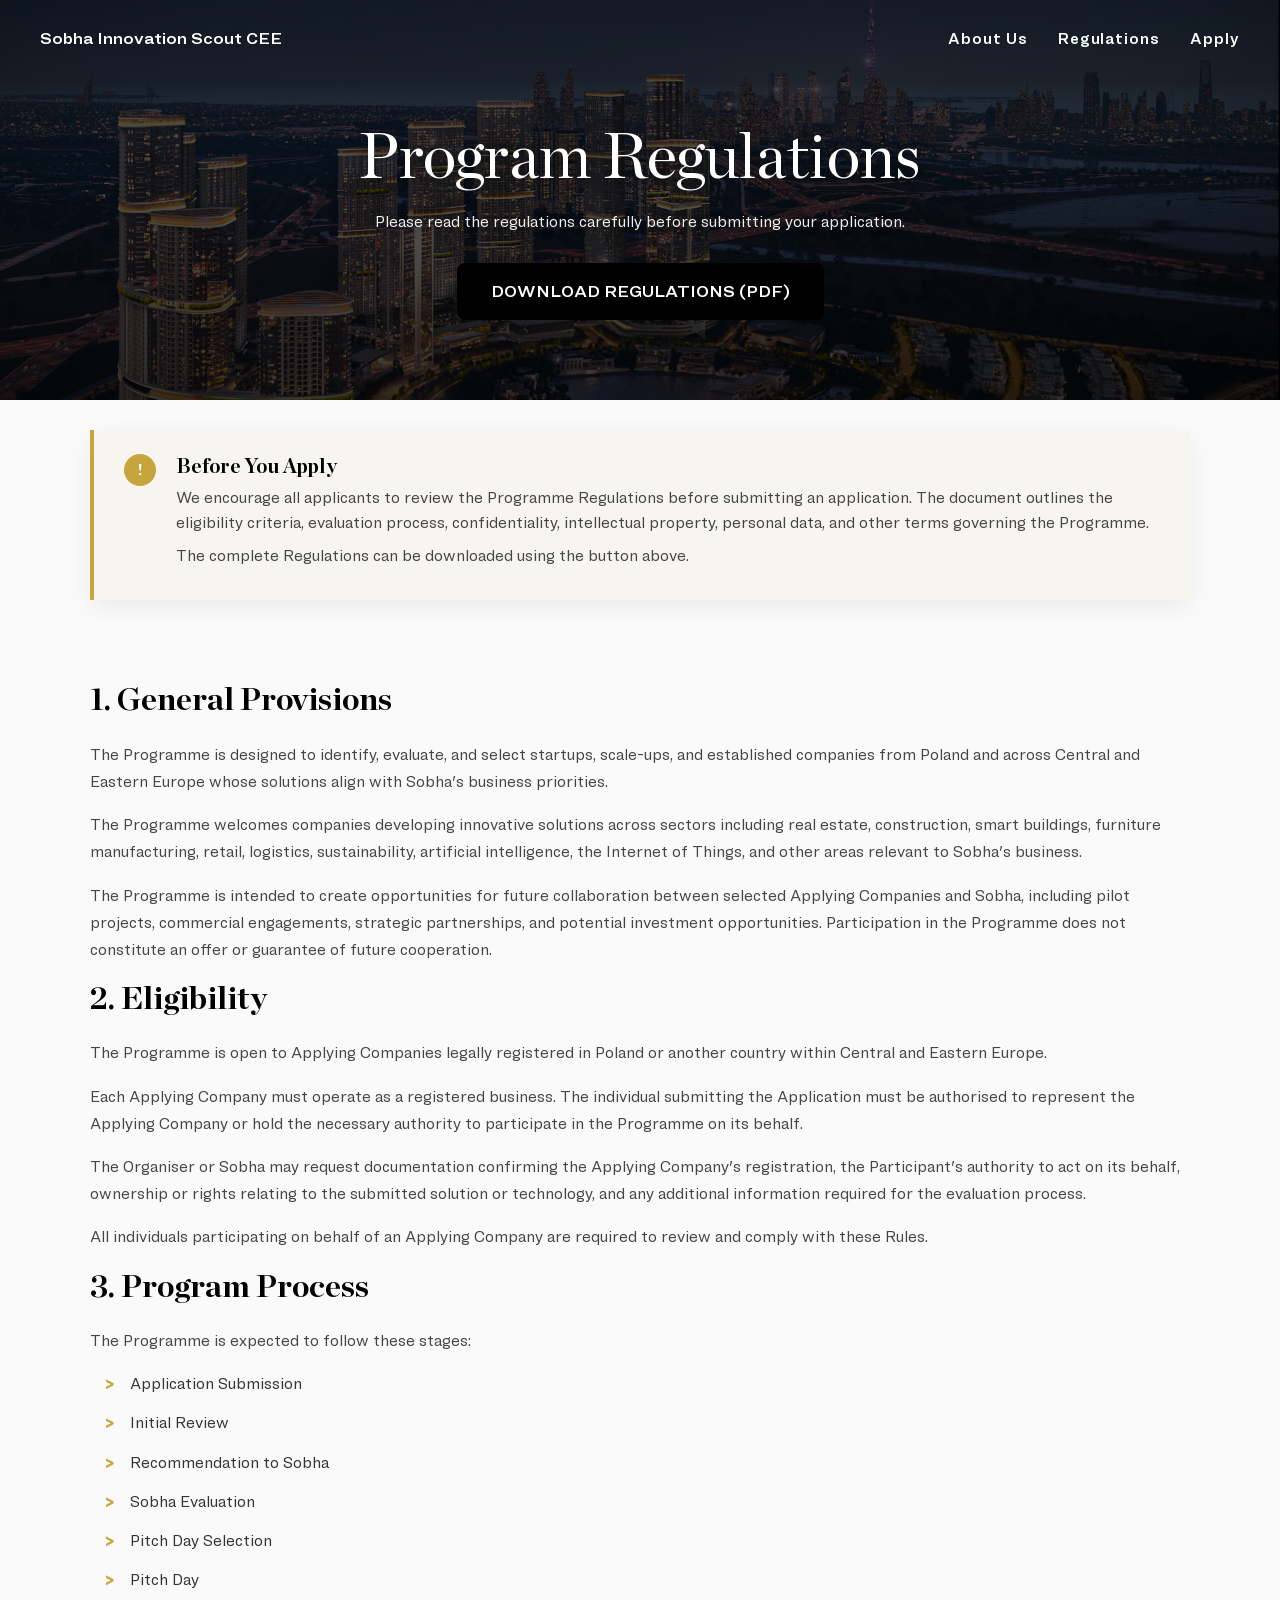
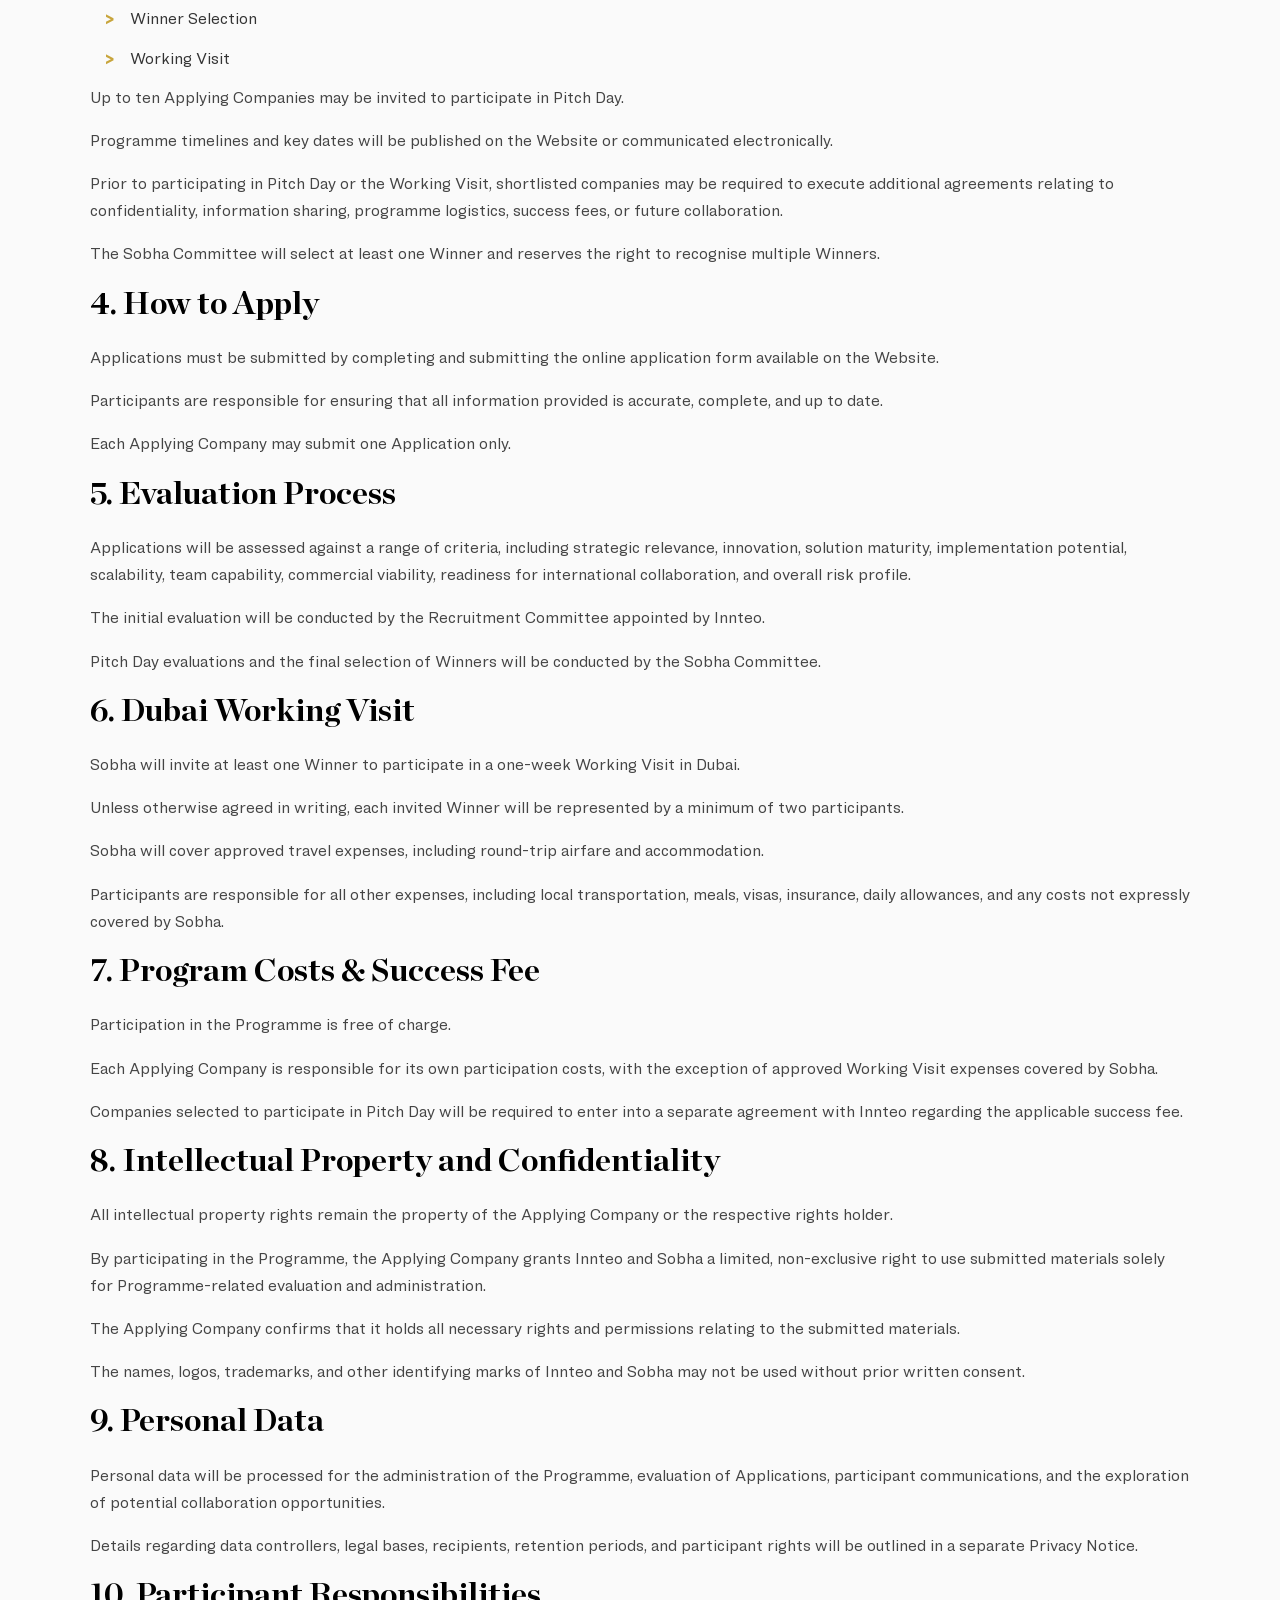
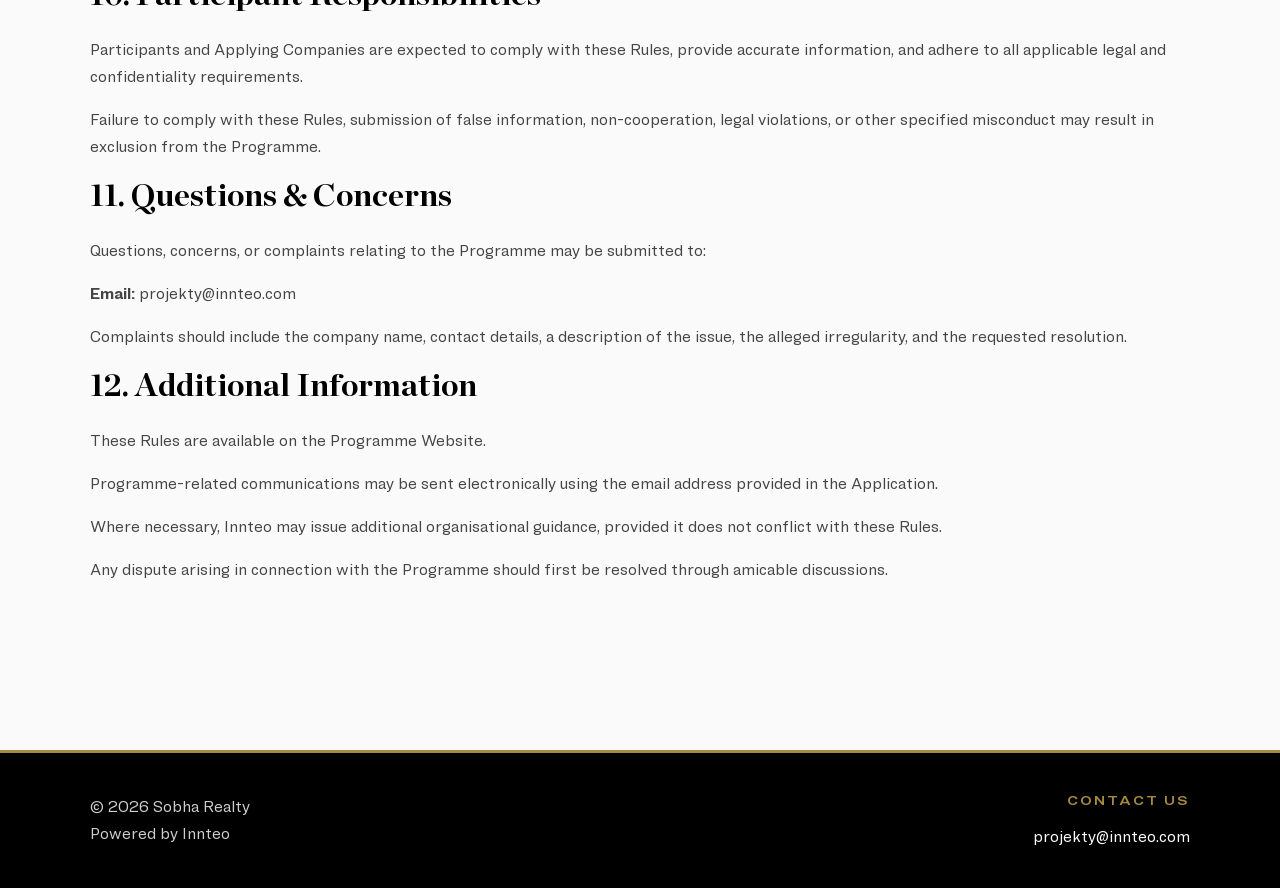
<file: regulations.html>
<!DOCTYPE html>
<html lang="en">
<head>
    <meta charset="UTF-8">
    <meta name="viewport" content="width=device-width, initial-scale=1.0">
    <title>Regulations | Sobha Innovation Scout CEE</title>
    <link rel="stylesheet" href="style.css">
    <link rel="icon" type="image/x-icon" href="images/favicon_sobha.png">
</head>
<body>

<header>
    <div class="container nav">
        <div class="logo">
            <a href="index.html">Sobha Innovation Scout CEE</a>
        </div>

        <nav class="main-nav">

            <button
                class="menu-toggle"
                type="button"
                aria-label="Open menu"
                aria-expanded="false"
                aria-controls="mobile-menu"
            >
                <span></span>
                <span></span>
                <span></span>
            </button>

            <ul id="mobile-menu">
                <li>
                    <a href="about.html">About Us</a>
                </li>

                <li>
                    <a href="regulations.html">Regulations</a>
                </li>

                <li>
                    <a href="apply.html">Apply</a>
                </li>
            </ul>

        </nav>
    </div>
</header>

<section class="page-header inner-page-header">
    <div class="container page-header-content">
        <h1>Program Regulations</h1>
        <p>Please read the regulations carefully before submitting your application.</p>
        <a href="regulations.pdf" class="btn" download>DOWNLOAD REGULATIONS (PDF)</a>
    </div>
</section>

<section class="regulations-highlight">
    <div class="container">
        <div class="regulations-highlight-box">
            <div class="regulations-highlight-icon">!</div>
            <div class="regulations-highlight-content">
                <h2>Before You Apply</h2>
                <p>We encourage all applicants to review the Programme Regulations before submitting an application. The document outlines the eligibility criteria, evaluation process, confidentiality, intellectual property, personal data, and other terms governing the Programme.</p>
                <p class="regulations-highlight-note">The complete Regulations can be downloaded using the button above.</p>
            </div>
        </div>
    </div>
</section>

<section class="content-section">
    <div class="container">

        <h2>1. General Provisions</h2>
        <p>The Programme is designed to identify, evaluate, and select startups, scale-ups, and established companies from Poland and across Central and Eastern Europe whose solutions align with Sobha's business priorities.</p>
        <p>The Programme welcomes companies developing innovative solutions across sectors including real estate, construction, smart buildings, furniture manufacturing, retail, logistics, sustainability, artificial intelligence, the Internet of Things, and other areas relevant to Sobha's business.</p>
        <p>The Programme is intended to create opportunities for future collaboration between selected Applying Companies and Sobha, including pilot projects, commercial engagements, strategic partnerships, and potential investment opportunities. Participation in the Programme does not constitute an offer or guarantee of future cooperation.</p>

        <h2>2. Eligibility</h2>
        <p>The Programme is open to Applying Companies legally registered in Poland or another country within Central and Eastern Europe.</p>
        <p>Each Applying Company must operate as a registered business. The individual submitting the Application must be authorised to represent the Applying Company or hold the necessary authority to participate in the Programme on its behalf.</p>
        <p>The Organiser or Sobha may request documentation confirming the Applying Company's registration, the Participant's authority to act on its behalf, ownership or rights relating to the submitted solution or technology, and any additional information required for the evaluation process.</p>
        <p>All individuals participating on behalf of an Applying Company are required to review and comply with these Rules.</p>

        <h2>3. Program Process</h2>
        <p>The Programme is expected to follow these stages:</p>
        <ul class="reg-list">
            <li>Application Submission</li>
            <li>Initial Review</li>
            <li>Recommendation to Sobha</li>
            <li>Sobha Evaluation</li>
            <li>Pitch Day Selection</li>
            <li>Pitch Day</li>
            <li>Winner Selection</li>
            <li>Working Visit</li>
        </ul>
        <p>Up to ten Applying Companies may be invited to participate in Pitch Day.</p>
        <p>Programme timelines and key dates will be published on the Website or communicated electronically.</p>
        <p>Prior to participating in Pitch Day or the Working Visit, shortlisted companies may be required to execute additional agreements relating to confidentiality, information sharing, programme logistics, success fees, or future collaboration.</p>
        <p>The Sobha Committee will select at least one Winner and reserves the right to recognise multiple Winners.</p>

        <h2>4. How to Apply</h2>
        <p>Applications must be submitted by completing and submitting the online application form available on the Website.</p>
        <p>Participants are responsible for ensuring that all information provided is accurate, complete, and up to date.</p>
        <p>Each Applying Company may submit one Application only.</p>

        <h2>5. Evaluation Process</h2>
        <p>Applications will be assessed against a range of criteria, including strategic relevance, innovation, solution maturity, implementation potential, scalability, team capability, commercial viability, readiness for international collaboration, and overall risk profile.</p>
        <p>The initial evaluation will be conducted by the Recruitment Committee appointed by Innteo.</p>
        <p>Pitch Day evaluations and the final selection of Winners will be conducted by the Sobha Committee.</p>

        <h2>6. Dubai Working Visit</h2>
        <p>Sobha will invite at least one Winner to participate in a one-week Working Visit in Dubai.</p>
        <p>Unless otherwise agreed in writing, each invited Winner will be represented by a minimum of two participants.</p>
        <p>Sobha will cover approved travel expenses, including round-trip airfare and accommodation.</p>
        <p>Participants are responsible for all other expenses, including local transportation, meals, visas, insurance, daily allowances, and any costs not expressly covered by Sobha.</p>

        <h2>7. Program Costs & Success Fee</h2>
        <p>Participation in the Programme is free of charge.</p>
        <p>Each Applying Company is responsible for its own participation costs, with the exception of approved Working Visit expenses covered by Sobha.</p>
        <p>Companies selected to participate in Pitch Day will be required to enter into a separate agreement with Innteo regarding the applicable success fee.</p>

        <h2>8. Intellectual Property and Confidentiality</h2>
        <p>All intellectual property rights remain the property of the Applying Company or the respective rights holder.</p>
        <p>By participating in the Programme, the Applying Company grants Innteo and Sobha a limited, non-exclusive right to use submitted materials solely for Programme-related evaluation and administration.</p>
        <p>The Applying Company confirms that it holds all necessary rights and permissions relating to the submitted materials.</p>
        <p>The names, logos, trademarks, and other identifying marks of Innteo and Sobha may not be used without prior written consent.</p>

        <h2>9. Personal Data</h2>
        <p>Personal data will be processed for the administration of the Programme, evaluation of Applications, participant communications, and the exploration of potential collaboration opportunities.</p>
        <p>Details regarding data controllers, legal bases, recipients, retention periods, and participant rights will be outlined in a separate Privacy Notice.</p>

        <h2>10. Participant Responsibilities</h2>
        <p>Participants and Applying Companies are expected to comply with these Rules, provide accurate information, and adhere to all applicable legal and confidentiality requirements.</p>
        <p>Failure to comply with these Rules, submission of false information, non-cooperation, legal violations, or other specified misconduct may result in exclusion from the Programme.</p>

        <h2>11. Questions & Concerns</h2>
        <p>Questions, concerns, or complaints relating to the Programme may be submitted to:</p>
        <p><strong>Email:</strong> <a href="mailto:projekty@innteo.com">projekty@innteo.com</a></p>
        <p>Complaints should include the company name, contact details, a description of the issue, the alleged irregularity, and the requested resolution.</p>

        <h2>12. Additional Information</h2>
        <p>These Rules are available on the Programme Website.</p>
        <p>Programme-related communications may be sent electronically using the email address provided in the Application.</p>
        <p>Where necessary, Innteo may issue additional organisational guidance, provided it does not conflict with these Rules.</p>
        <p>Any dispute arising in connection with the Programme should first be resolved through amicable discussions.</p>

    </div>
</section>

<footer>
    <div class="container footer-content">
        <div class="footer-left">
            <p>© 2026 Sobha Realty<br>Powered by Innteo</p>
        </div>
        <div class="footer-right">
            <span class="footer-title">Contact us</span>
            <a href="mailto:projekty@innteo.com">projekty@innteo.com</a>
        </div>
    </div>
</footer>
<script src="scripts.js"></script>
</body>
</html>
</file>
<file: style.css>
/* =========================================================
   SOBHA INNOVATION SCOUT CEE
   GLOBAL STYLES & TYPOGRAPHY
========================================================= */


/* =========================================================
   CUSTOM FONTS
========================================================= */

/* -------------------------
   CHRONICLE DISPLAY
------------------------- */

@font-face {
    font-family: "Chronicle Display";
    src: url("fonts/Chronicle/ChronicleDisplay-Roman.woff2") format("woff2");
    font-weight: 400;
    font-style: normal;
    font-display: swap;
}

@font-face {
    font-family: "Chronicle Display";
    src: url("fonts/Chronicle/ChronicleDisplay-Bold.woff2") format("woff2");
    font-weight: 700;
    font-style: normal;
    font-display: swap;
}

@font-face {
    font-family: "Chronicle Display";
    src: url("fonts/Chronicle/ChronicleDisplay-Black.woff2") format("woff2");
    font-weight: 900;
    font-style: normal;
    font-display: swap;
}


/* -------------------------
   RINGSIDE REGULAR
------------------------- */

@font-face {
    font-family: "Ringside Regular";
    src: url("fonts/Ringside/RingsideRegular-Book.woff2") format("woff2");
    font-weight: 400;
    font-style: normal;
    font-display: swap;
}

@font-face {
    font-family: "Ringside Regular";
    src: url("fonts/Ringside/RingsideRegular-Medium.woff2") format("woff2");
    font-weight: 500;
    font-style: normal;
    font-display: swap;
}

@font-face {
    font-family: "Ringside Regular";
    src: url("fonts/Ringside/RingsideRegular-Semibold.woff2") format("woff2");
    font-weight: 600;
    font-style: normal;
    font-display: swap;
}

@font-face {
    font-family: "Ringside Regular";
    src: url("fonts/Ringside/RingsideRegular-Bold.woff2") format("woff2");
    font-weight: 700;
    font-style: normal;
    font-display: swap;
}


/* -------------------------
   RINGSIDE WIDE
------------------------- */

@font-face {
    font-family: "Ringside Wide";
    src: url("fonts/Ringside/RingsideWide-Semibold.woff2") format("woff2");
    font-weight: 600;
    font-style: normal;
    font-display: swap;
}


/* =========================================================
   GLOBAL
========================================================= */

* {
    margin: 0;
    padding: 0;
    box-sizing: border-box;
}

html {
    scroll-behavior: smooth;
}

body {
    font-family: "Ringside Regular", Arial, Helvetica, sans-serif;
    background: #fafafa;
    color: #111;
    line-height: 1.7;
    font-weight: 400;
}

.container {
    width: min(1100px, 92%);
    margin: auto;
}

a {
    text-decoration: none;
    color: inherit;
}

img {
    max-width: 100%;
    display: block;
}

section {
    padding: 70px 0;
}


/* =========================================================
   TYPOGRAPHY
========================================================= */

h1,
h2,
h3,
h4 {
    font-family: "Chronicle Display", Georgia, serif;
    color: #000000;
    line-height: 1.2;
}

h1 {
    font-weight: 700;
}

h2 {
    font-size: 2rem;
    margin-bottom: 22px;
    font-weight: 700;
}

h3 {
    font-weight: 700;
}

h4 {
    font-weight: 700;
}

p {
    margin-bottom: 16px;
    color: #444;
    font-family: "Ringside Regular", Arial, sans-serif;
    font-weight: 400;
}

strong {
    font-family: "Ringside Regular", Arial, sans-serif;
    font-weight: 700;
}


/* =========================================================
   HEADER / NAVIGATION
========================================================= */

header {
    position: fixed;
    top: 0;
    left: 0;

    width: 100%;
    height: 78px;

    z-index: 1000;

    background: transparent;
    border-bottom: 1px solid transparent;

    transition:
        background-color .35s ease,
        backdrop-filter .35s ease,
        -webkit-backdrop-filter .35s ease,
        border-color .35s ease,
        box-shadow .35s ease;
}

header.scrolled {
    background: rgba(35, 34, 32, .45);

    backdrop-filter: blur(18px);
    -webkit-backdrop-filter: blur(18px);

    border-bottom: 1px solid rgba(255, 255, 255, .08);

    box-shadow: 0 2px 20px rgba(0, 0, 0, .08);
}

.nav {
    display: flex;
    justify-content: space-between;
    align-items: center;

    width: min(1640px, calc(100% - 80px));
    height: 100%;

    margin: auto;

    padding: 0;
}

.logo a {
    display: flex;
    align-items: center;

    font-family: "Ringside Wide", "Ringside Regular", sans-serif;
    font-weight: 600;

    color: #fff;
}

.logo img {
    height: 46px;
    width: auto;

    object-fit: contain;
}

nav ul {
    display: flex;
    gap: 30px;

    list-style: none;

    color: #fff;
}

nav a {
    font-family: "Ringside Regular", Arial, sans-serif;

    font-weight: 600;

    padding-bottom: 4px;

    color: #fff;

    transition: .25s;

    letter-spacing: .06em;

    white-space: nowrap;
}

nav a:hover {
    color: #fff;

    border-bottom: 2px solid rgba(255, 255, 255, .8);
}

.nav-left,
.nav-right {
    display: flex;
    align-items: center;

    gap: clamp(20px, 2vw, 40px);
}

.nav-left {
    justify-content: flex-start;
}

.nav-right {
    justify-content: flex-end;
}


/* =========================================================
   HERO
========================================================= */

.hero {
    position: relative;

    width: 100%;

    min-height: 100vh;
    min-height: 100svh;

    display: flex;
    align-items: center;
    justify-content: center;

    overflow: hidden;

    background-image:
        linear-gradient(
            rgba(0,0,0,.50),
            rgba(0,0,0,.40)
        ),
        url("images/sobhabanner.jpg");

    background-size: cover;
    background-position: center center;
    background-repeat: no-repeat;
    background-attachment: scroll;

    padding: 0;
}

.hero::after {
    content: "";

    position: absolute;

    inset: 0;

    z-index: 1;

    pointer-events: none;

    background:
        linear-gradient(
            to bottom,
            rgba(0, 0, 0, .03) 0%,
            rgba(0, 0, 0, 0) 40%,
            rgba(0, 0, 0, .18) 75%,
            rgba(0, 0, 0, .45) 100%
        );
}

.hero-content {
    position: relative;

    z-index: 2;

    width: min(1100px, calc(100% - 40px));

    margin: auto;

    display: flex;

    flex-direction: column;

    align-items: center;

    justify-content: center;

    text-align: center;

    direction: ltr;

    padding: 90px 0 30px;
}

.hero-text {
    text-align: center;

    direction: ltr;

    width: 100%;
}

.lead {
    font-family: "Ringside Regular", Arial, sans-serif;

    font-size: 1.5rem;

    color: #fff;

    margin-bottom: 30px;

    display: block;

    text-align: center;
}

.hero h1 {
    font-family: "Chronicle Display", Georgia, serif;

    font-size: clamp(3.2rem, 5.3vw, 6rem);

    line-height: 1.03;

    margin-bottom: 0;

    color: #fff;

    font-weight: 400;

    letter-spacing: .01em;

    text-align: center;

    text-shadow:
        0 3px 20px rgba(0, 0, 0, .22);
}

.hero-image {
    width: 92%;
}

.hero-powered {
    margin-top: 34px;

    display: flex;

    align-items: center;

    justify-content: center;
}

.hero-powered img {
    display: block;

    width: clamp(130px, 11vw, 190px);

    height: auto;

    object-fit: contain;
}

.hero-button {
    display: inline-flex;

    align-items: center;
    justify-content: center;

    min-width: 175px;

    margin-top: 36px;

    padding: 16px 38px;

    border: 1px solid rgba(255, 255, 255, .25);

    border-radius: 50px;

    background: rgba(210, 210, 210, .88);

    color: #333;

    font-family: "Ringside Wide", "Ringside Regular", sans-serif;

    font-weight: 600;

    font-size: .82rem;

    letter-spacing: .24em;

    text-transform: uppercase;

    transition:
        background-color .3s ease,
        color .3s ease,
        transform .3s ease;
}

.hero-button:hover {
    background: #fff;

    color: #111;

    transform: translateY(-2px);
}

.hero .btn {
    background: rgba(210, 210, 210, .88);

    color: #333;

    font-size: 20px;
}


/* =========================================================
   BUTTONS
========================================================= */

.btn {
    display: inline-block;

    padding: 15px 34px;

    background: #000000;
    color: #fff;

    border-radius: 8px;

    transition: .3s;

    font-family: "Ringside Wide", "Ringside Regular", sans-serif;
    font-weight: 600;
    font-size: 1rem;
}

.btn:hover {
    background: #A68943;
    transform: translateY(-2px);
}


/* =========================================================
   Capsule CTA
========================================================= */

.capsule {
    border-radius: 50px;
    text-transform: uppercase;

    background: #000000;
    color: #fff;

    font-family: "Ringside Wide", "Ringside Regular", sans-serif;
    font-weight: 600;
    font-size: 1rem;
    letter-spacing: 1px;

    display: inline-block;

    padding: 15px 34px;

    transition: .3s;
}

.capsule:hover {
    background: #A68943;
    transform: translateY(-2px);
}


/* =========================================================
   PAGE HEADER
========================================================= */

.page-header {
    background: #f3f3f3;
    text-align: center;
}

.page-header h1 {
    font-family: "Chronicle Display", Georgia, serif;
    font-size: 2.5rem;
    margin-bottom: 12px;
    font-weight: 700;
}

.page-header p {
    font-family: "Ringside Regular", Arial, sans-serif;
    font-weight: 400;
}


/* =========================================================
   TIMELINE
========================================================= */

.timeline {
    display: grid;
    grid-template-columns: repeat(3, 1fr);
    gap: 30px;
    margin-top: 40px;
}

.timeline-item {
    background: #fff;

    padding: 40px 30px;

    border-radius: 0;

    border-top: 4px solid #C8A53C;

    box-shadow: 0 10px 30px rgba(0, 0, 0, .08);

    text-align: center;
}

.timeline-item h3 {
    font-family: "Chronicle Display", Georgia, serif;
    font-weight: 700;

    color: #000000;

    margin-bottom: 15px;
}

.timeline-item p {
    font-family: "Ringside Regular", Arial, sans-serif;
}

.circle {
    width: 56px;
    height: 56px;

    border-radius: 50%;

    background: #C8A53C;
    color: #fff;

    display: flex;
    align-items: center;
    justify-content: center;

    font-family: "Ringside Regular", Arial, sans-serif;
    font-weight: 700;

    margin: 0 auto 25px;
}

.timeline-deadline {
    text-align: center;

    font-family: "Ringside Regular", Arial, sans-serif;
    font-weight: 700;

    color: #000000;

    font-size: 1.2rem;

    margin-top: 30px;
}


/* =========================================================
   DETAILS / CARDS
========================================================= */

.details-grid {
    display: grid;
    grid-template-columns: repeat(3, 1fr);

    gap: 25px;

    margin-top: 30px;
}

.card {
    background: #fff;

    padding: 28px;

    border-radius: 0;

    border-top: 4px solid #C8A53C;

    box-shadow: 0 6px 16px rgba(0, 0, 0, .05);

    transition: .3s;
}

.card h3 {
    font-family: "Chronicle Display", Georgia, serif;
    font-size: 1.35rem;
    font-weight: 700;

    color: #000000;

    margin-bottom: 15px;
}

.card p {
    font-family: "Ringside Regular", Arial, sans-serif;
}

.card:hover {
    transform: translateY(-5px);
}

.light {
    background: #f7f7f7;
}


/* =========================================================
   APPLICATION FORM
========================================================= */

.form-wrapper {
    max-width: 760px;
    margin: auto;

    background: #fff;

    padding: 40px;

    border-radius: 0;

    border-top: 4px solid #C8A53C;

    box-shadow: 0 8px 24px rgba(0, 0, 0, .06);
}

.form-wrapper h2 {
    font-family: "Chronicle Display", Georgia, serif;
    color: #000000;
}

.form-wrapper p {
    font-family: "Ringside Regular", Arial, sans-serif;
}

.form-group {
    margin-bottom: 24px;
}

label {
    display: block;

    margin-bottom: 8px;

    font-family: "Ringside Regular", Arial, sans-serif;
    font-weight: 600;

    color: #000000;
}

input,
textarea {
    width: 100%;

    padding: 14px;

    border: 1px solid #d5d5d5;

    border-radius: 0;

    font-family: "Ringside Regular", Arial, sans-serif;

    font-size: 1rem;
    font-weight: 400;

    color: #111;

    background: #fff;
}

input::placeholder,
textarea::placeholder {
    font-family: "Ringside Regular", Arial, sans-serif;
    font-weight: 400;
    color: #888;
}

input:focus,
textarea:focus {
    outline: none;
    border-color: #C8A53C;
}


/* =========================================================
   CONTACT
========================================================= */

.contact {
    text-align: center;
}

.contact h2 {
    font-family: "Chronicle Display", Georgia, serif;
}

.contact p {
    font-family: "Ringside Regular", Arial, sans-serif;
}

.contact a {
    font-family: "Ringside Regular", Arial, sans-serif;
}


/* =========================================================
   INNTEO LOGO
========================================================= */

.innteo-logo {
    height: 250px;
    width: auto;

    border-radius: 15px;

    padding: 20px;

    margin: auto;

    transition: .3s;
}

.innteo-logo:hover {
    transform: translateY(-5px);
}


/* =========================================================
   ACCORDION / TECHNOLOGICAL CHALLENGES
========================================================= */

.challenge-section {
    padding: 90px 0;
}

.section-title {
    font-family: "Chronicle Display", Georgia, serif;

    font-size: 2.4rem;

    margin-bottom: 45px;

    text-align: center;

    font-weight: 700;
}

.accordion {
    display: flex;
    flex-direction: column;
    gap: 18px;
}

.accordion-item {
    border-top: 2px solid #d9d9d9;

    transition: .35s;
}

.accordion-item.active {
    border-top: 2px solid #C8A53C;
}

.accordion-header {
    width: 100%;

    background: none;
    border: none;

    cursor: pointer;

    display: flex;
    justify-content: space-between;
    align-items: center;

    text-align: left;

    padding: 28px 0;

    font-family: "Chronicle Display", Georgia, serif;

    font-size: 2rem;
    font-weight: 700;

    color: #000000;
}

.accordion-header:hover {
    color: #C8A53C;
}

.accordion-icon {
    font-family: "Ringside Regular", Arial, sans-serif;

    font-size: 1.6rem;

    color: #C8A53C;

    transition: .3s;
}

.accordion-item.active .accordion-icon {
    transform: rotate(90deg);
}

.accordion-content {
    max-height: 0;

    overflow: hidden;

    transition: max-height .45s ease;
}

.accordion-item.active .accordion-content {
    max-height: 900px;

    padding-bottom: 25px;
}

.accordion-content p {
    font-family: "Ringside Regular", Arial, sans-serif;

    font-size: 1.15rem;

    margin-bottom: 28px;

    color: #444;

    line-height: 1.8;
}

.accordion-content h4 {
    font-family: "Chronicle Display", Georgia, serif;

    font-size: 1.45rem;

    margin-bottom: 18px;

    color: #000000;

    font-weight: 700;
}

.accordion-content ul {
    list-style: none;
}

.accordion-content li {
    position: relative;

    padding-left: 20px;

    margin-bottom: 16px;

    font-family: "Ringside Regular", Arial, sans-serif;

    font-size: 1.08rem;

    color: #333;
}

.accordion-content li::before {
    content: ">";

    position: absolute;

    left: 0;

    color: #C8A53C;

    font-family: "Ringside Regular", Arial, sans-serif;

    font-size: 1.2rem;

    font-weight: 700;

    top: -1px;
}


/* =========================================================
   RECRUITMENT BANNER
========================================================= */

.recruitment-banner {
    padding: 90px 0;

    background: #f7f7f7;

    text-align: center;
}

.recruitment-banner h2 {
    font-family: "Chronicle Display", Georgia, serif;

    font-size: 2.7rem;

    margin-bottom: 20px;

    color: #000000;
}

.recruitment-banner h2 strong {
    font-family: "Chronicle Display", Georgia, serif;
    color: #C8A53C;
}

.recruitment-banner p {
    max-width: 760px;

    margin: 0 auto 35px;

    font-family: "Ringside Regular", Arial, sans-serif;

    font-size: 1.15rem;

    color: #555;
}

.free-program {
    max-width: 820px;

    margin: 0 auto 40px;

    padding: 20px 30px;

    background: #ffffff;

    border-left: 5px solid #C8A53C;

    border-radius: 0;

    box-shadow: 0 8px 20px rgba(0, 0, 0, .05);

    font-family: "Ringside Regular", Arial, sans-serif;

    font-size: 1.05rem;

    color: #333;
}

.free-program strong {
    font-family: "Ringside Regular", Arial, sans-serif;
    font-weight: 700;

    color: #000000;
}


/* =========================================================
   FAQ
========================================================= */

.faq-section {
    padding: 90px 0;
}

.faq-container {
    display: grid;
    grid-template-columns: 28% 67%;
    gap: 60px;
    align-items: start;
}

.faq-heading h2 {
    margin: 0;

    font-family: "Chronicle Display", Georgia, serif;
    font-size: 2.5rem;
    font-weight: 400;
    color: #111;
}

.faq {
    width: 100%;
}

.faq-item {
    margin-bottom: 12px;
}

.faq-question {
    width: 100%;

    display: grid;
    grid-template-columns: 32px 1fr 24px;
    align-items: center;
    gap: 12px;

    padding: 15px 16px;

    background: #f4f4f4;
    border: 1px solid #e7e7e7;
    border-radius: 2px;

    cursor: pointer;
    text-align: left;

    color: #222;
    transition: background-color 0.25s ease;
}

.faq-question:hover {
    background: #eeeeee;
}

.faq-number {
    width: 22px;
    height: 22px;

    display: flex;
    align-items: center;
    justify-content: center;

    background: #cca974;
    border-radius: 4px;

    font-family: "Ringside Regular", Arial, sans-serif;
    font-size: 0.65rem;
    color: #fff;
}

.faq-question-text {
    font-family: "Ringside Regular", Arial, sans-serif;
    font-size: 0.9rem;
    font-weight: 600;
    line-height: 1.4;
}

.faq-icon {
    font-family: Arial, sans-serif;
    font-size: 1.2rem;
    font-weight: 300;
    color: #777;

    text-align: center;

    transition: transform 0.3s ease;
}

.faq-item.active .faq-icon {
    transform: rotate(45deg);
}

.faq-answer {
    max-height: 0;
    overflow: hidden;

    opacity: 0;

    transition:
        max-height 0.4s ease,
        opacity 0.25s ease,
        padding 0.3s ease;
}

.faq-item.active .faq-answer {
    max-height: 350px;
    opacity: 1;

    padding: 18px 18px 12px 60px;
}

.faq-answer p {
    margin: 0;

    font-family: "Ringside Regular", Arial, sans-serif;
    font-size: 0.9rem;
    color: #555;
    line-height: 1.7;

    text-align: left;
}


/* =========================================================
   FOOTER
========================================================= */

footer {
    background: #000000;

    color: #fff;

    padding: 35px 0;

    margin-top: 80px;

    border-top: 3px solid #A68943;
}

.footer-content {
    display: flex;

    justify-content: space-between;

    align-items: center;

    gap: 40px;
}

.footer-left p {
    color: #cfcfcf;

    line-height: 1.7;

    margin: 0;

    text-align: left;

    font-family: "Ringside Regular", Arial, sans-serif;
}

.footer-right {
    display: flex;

    flex-direction: column;

    align-items: flex-end;
}

.footer-title {
    font-family: "Ringside Wide", "Ringside Regular", sans-serif;

    font-size: .9rem;

    text-transform: uppercase;

    letter-spacing: 2px;

    color: #A68943;

    margin-bottom: 8px;

    font-weight: 600;
}

.footer-right a {
    font-family: "Ringside Regular", Arial, sans-serif;

    color: #ffffff;

    text-decoration: none;

    margin: 3px 0;

    transition: .25s;

    font-weight: 400;
}

.footer-right a:hover {
    color: #A68943;
}


/* =========================================================
   ABOUT LAYOUT
========================================================= */

.about-grid {
    display: grid;

    grid-template-columns: 1fr 1fr;

    gap: 60px;

    align-items: center;
}

.about-grid.reverse {
    grid-template-columns: 1fr 1fr;
}

.about-text p {
    margin-bottom: 18px;
}

.about-text h2 {
    font-family: "Chronicle Display", Georgia, serif;

    color: #000000;
}


/* =========================================================
   ABOUT IMAGE TREATMENT
========================================================= */

.about-image-frame {
    width: 100%;
    position: relative;
}

.about-image-frame img {
    display: block;

    width: 100%;
    aspect-ratio: 4 / 3;

    object-fit: cover;
    object-position: center;

    border-radius: 0;

    box-shadow: 0 18px 40px rgba(0, 0, 0, .15);
}

.about-image-frame-mission {
    width: 100%;
}

.about-image-frame-mission .about-image {
    width: 100%;
    overflow: visible;
    border-radius: 0;
}

.about-image-frame-mission .about-image img {
    width: 100%;
    aspect-ratio: 4 / 3;

    object-fit: cover;
    object-position: center;

    border-radius: 0;

    box-shadow: 0 18px 40px rgba(0, 0, 0, .15);
}


/* =========================================================
   ABOUT IMAGE DECORATIVE CORNERS
========================================================= */

.about-image-frame .frame-top,
.about-image-frame .frame-bottom {
    position: absolute;

    width: 72px;
    height: 72px;

    background: transparent;

    opacity: 1;

    pointer-events: none;

    z-index: 3;
}

.about-image-frame .frame-top {
    top: -14px;
    left: -14px;

    border-top: 1px solid #cba62d;
    border-left: 1px solid #cba62d;
}

.about-image-frame .frame-bottom {
    right: -14px;
    bottom: -14px;

    border-right: 1px solid #cba62d;
    border-bottom: 1px solid #cba62d;
}


/* =========================================================
   REGULATIONS HIGHLIGHT + REGULATIONS LIST
========================================================= */

.regulations-highlight {
    padding: 30px 0 10px;
}

.regulations-highlight-box {
    display: flex;

    gap: 20px;

    padding: 24px 30px;

    background: #f7f5ef;

    border-left: 4px solid #C8A53C;

    box-shadow: 0 8px 25px rgba(0, 0, 0, 0.06);
}

.regulations-highlight-icon {
    flex-shrink: 0;

    width: 32px;
    height: 32px;

    display: flex;

    align-items: center;
    justify-content: center;

    border-radius: 50%;

    background: #C8A53C;

    color: #fff;

    font-family: "Ringside Regular", Arial, sans-serif;

    font-size: 1rem;

    font-weight: 700;
}

.regulations-highlight-content {
    flex: 1;
}

.regulations-highlight-content h2 {
    margin-top: 0;
    margin-bottom: 8px;

    font-family: "Chronicle Display", Georgia, serif;

    font-size: 1.25rem;

    color: #000000;
}

.regulations-highlight-content > p {
    margin-bottom: 8px;

    line-height: 1.55;

    font-family: "Ringside Regular", Arial, sans-serif;
}

.reg-list {
    list-style: none;
}

.reg-list li {
    position: relative;

    padding-left: 25px;

    margin-bottom: 12px;

    margin-left: 15px;

    font-family: "Ringside Regular", Arial, sans-serif;

    color: #333;
}

.reg-list li::before {
    content: ">";

    position: absolute;

    left: 0;

    color: #C8A53C;

    font-family: "Ringside Regular", Arial, sans-serif;

    font-size: 1.2rem;

    font-weight: 700;

    top: -2px;
}


/* =========================================================
   CONSENT / GDPR
========================================================= */

.consent-label {
    display: flex;

    align-items: flex-start;

    gap: 12px;

    font-size: .9rem;

    line-height: 1.6;

    color: #555;

    cursor: pointer;

    font-family: "Ringside Regular", Arial, sans-serif;

    font-weight: 400;
}

.consent-label input {
    flex-shrink: 0;

    width: 18px;
    height: 18px;

    margin-top: 3px;

    accent-color: #C8A53C;

    cursor: pointer;
}

.consent-label a {
    color: #C8A53C;

    text-decoration: underline;

    font-family: "Ringside Regular", Arial, sans-serif;
}

.consent-label a:hover {
    color: #111;
}


/* =========================================================
   RESPONSIVE
========================================================= */

@media (max-width: 900px) {

    .hero-content {
        display: flex;

        flex-direction: column;

        align-items: center;

        justify-content: center;

        text-align: center;
    }

    .timeline,
    .details-grid {
        grid-template-columns: 1fr;
    }

    .nav {
        width: calc(100% - 40px);

        gap: 20px;
    }

    nav ul {
        flex-wrap: wrap;

        justify-content: center;

        gap: 18px;
    }

    .hero h1 {
        font-size: clamp(2.8rem, 7vw, 4.8rem);
    }

    .hero {
        text-align: center;

        background-position: center center;
    }

    .lead {
        text-align: center;

        display: block;
    }

    .about-grid,
    .about-grid.reverse {
        grid-template-columns: 1fr;
    }

    .about-grid.reverse .about-image {
        order: -1;
    }

    .about-image img {
        height: 300px;
    }

    .about-image-frame {
        max-width: 420px;
    }
}


/* =========================================================
   HEADER / HERO - TABLET
========================================================= */

@media (max-width: 1100px) {

    header {
        height: 72px;
    }

    .nav {
        width: calc(100% - 40px);
    }

    .nav-left,
    .nav-right {
        gap: 18px;
    }

    nav a {
        font-size: .72rem;

        letter-spacing: .04em;
    }

    .logo img {
        height: 42px;
    }
}


/* =========================================================
   TABLET
========================================================= */

@media (max-width: 768px) {

    .accordion-header {
        font-size: 1.35rem;
    }

    .section-title {
        font-size: 2rem;
    }

    .footer-right {
        align-items: center;
    }

    .faq-section {
        padding: 60px 0;
    }

    .faq-container {
        grid-template-columns: 1fr;

        gap: 30px;
    }

    .faq-heading h2 {
        font-size: 1.8rem;
    }

    .faq-question {
        grid-template-columns: 28px 1fr 20px;

        padding: 14px;
    }

    .faq-answer p {
        font-size: .85rem;
    }

    .faq-item.active .faq-answer {
        padding: 16px 15px 10px 54px;
    }

    .hero-content {
        width: calc(100% - 40px);

        padding-top: 70px;
    }

    .hero h1 {
        font-size: clamp(2.7rem, 8vw, 4.5rem);
    }

    .hero-powered {
        margin-top: 28px;
    }

    .hero-powered img {
        width: 145px;
    }

    .hero-button {
        margin-top: 30px;

        min-width: 160px;

        padding: 15px 32px;

        font-size: .75rem;
    }
}


/* =========================================================
   MOBILE
========================================================= */

@media (max-width: 600px) {

    .form-wrapper {
        padding: 25px 20px;
    }

    .hero h1 {
        font-size: 2.6rem;
    }

    .page-header h1 {
        font-size: 2rem;
    }

    h2 {
        font-size: 1.7rem;
    }

    .footer-content {
        flex-direction: column;

        text-align: center;
    }

    .footer-left p {
        text-align: center;
    }

    .footer-right {
        align-items: center;
    }

    .regulations-highlight-box {
        padding: 20px;
        gap: 14px;
    }

    header {
        height: 66px;
    }

    .nav {
        width: calc(100% - 30px);

        justify-content: center;
    }

    .nav-left,
    .nav-right {
        display: none;
    }

    .logo img {
        height: 40px;
    }

    .hero {
        min-height: 100svh;

        background-position: 53% center;
    }

    .hero-content {
        width: calc(100% - 30px);

        padding-top: 55px;
    }

    .hero h1 {
        font-size: clamp(2.35rem, 11vw, 3.6rem);

        line-height: 1.04;
    }

    .hero-powered {
        margin-top: 25px;
    }

    .hero-powered img {
        width: 130px;
    }

    .hero-button {
        margin-top: 28px;

        min-width: 150px;

        padding: 14px 28px;

        font-size: .68rem;

        letter-spacing: .2em;
    }
}


/* =========================================================
   SMALL MOBILE
========================================================= */

@media (max-width: 420px) {

    .hero {
        background-position: 52% center;
    }

    .hero-content {
        width: calc(100% - 24px);
    }

    .hero h1 {
        font-size: 2.4rem;
    }

    .hero-powered img {
        width: 120px;
    }
}


/* =========================================================
   ABOUT PAGE HEADER / BANNER
========================================================= */

.inner-page-header {
    position: relative;
    min-height: 400px;
    display: flex;
    align-items: center;
    justify-content: center;
    overflow: hidden;
    padding: 105px 0 65px;

    background-image: url("images/sobhabanner-dim30.jpg");
    background-size: cover;
    background-position: center center;
    background-repeat: no-repeat;

    color: #fff;
}

.inner-page-header::before {
    content: "";
    position: absolute;
    inset: 0;
    background: rgba(0, 0, 0, 0.50);
    z-index: 1;
}

.inner-page-header::after {
    content: "";
    position: absolute;
    inset: 0;
    background: linear-gradient(
        to bottom,
        rgba(0, 0, 0, 0.18) 0%,
        rgba(0, 0, 0, 0.08) 45%,
        rgba(0, 0, 0, 0.38) 100%
    );
    z-index: 1;
    pointer-events: none;
}

.page-header-content {
    position: relative;
    z-index: 2;
    width: min(900px, calc(100% - 40px));
    margin: auto;
    text-align: center;
}

.inner-page-header h1 {
    font-family: "Chronicle Display", Georgia, serif;
    color: #fff;
    font-size: clamp(2.5rem, 5vw, 4.3rem);
    line-height: 1.1;
    margin-bottom: 18px;
    font-weight: 400;
    text-shadow: 0 3px 18px rgba(0, 0, 0, 0.4);
}

.inner-page-header p {
    max-width: 760px;
    margin: 0 auto;
    color: rgba(255, 255, 255, 0.94);
    font-family: "Ringside Regular", Arial, sans-serif;
    font-size: 1rem;
    line-height: 1.7;
    text-shadow: 0 2px 10px rgba(0, 0, 0, 0.4);
}

.inner-page-header .btn {
    display: inline-flex;
    align-items: center;
    justify-content: center;
    margin-top: 28px;
}

@media (max-width: 768px) {

    .inner-page-header {
        min-height: 350px;
        padding: 95px 20px 50px;
        background-position: center center;
    }

    .inner-page-header h1 {
        font-size: 2.5rem;
    }

    .inner-page-header p {
        font-size: 0.9rem;
    }
}

@media (max-width: 480px) {

    .inner-page-header {
        min-height: 325px;
        padding: 85px 15px 45px;
    }

    .inner-page-header h1 {
        font-size: 2.15rem;
    }

    .inner-page-header p {
        font-size: 0.85rem;
        line-height: 1.6;
    }
}


/* =========================================================
   RECRUITMENT TIMELINE ICONS
========================================================= */

.timeline-icon {
    width: 64px;
    height: 64px;
    margin: 0 auto 24px;

    display: flex;
    align-items: center;
    justify-content: center;

    position: relative;
}

.timeline-icon svg {
    display: block;
    width: 58px;
    height: 58px;

    fill: none;
    stroke: #cba62d;
    stroke-width: 2.4;
    stroke-linecap: round;
    stroke-linejoin: round;

    position: absolute;
    top: 50%;
    left: 50%;
    transform: translate(-50%, -50%);

    transition: transform 0.35s ease;
}

.card:hover .timeline-icon svg {
    transform: translate(-50%, -50%) scale(1.08);
}

.timeline-number {
    background: transparent !important;
    width: auto !important;
    height: auto !important;
    border-radius: 0 !important;
}


/* =========================================================
   PROGRAM PARTNER
========================================================= */

.program-partner-section {
    padding-top: 70px;
    padding-bottom: 70px;
}

.partner-card {
    width: 100%;
    max-width: none;

    display: grid;
    grid-template-columns: minmax(0, 1.8fr) minmax(260px, .8fr);
    align-items: center;
    gap: 70px;

    margin-top: 32px;
    padding: 46px 55px;

    border-top: 4px solid #cba62d;
}

.partner-content {
    min-width: 0;
}

.partner-content p {
    margin-top: 0;
    margin-bottom: 20px;
}

.partner-content p:last-child {
    margin-bottom: 0;
}

.partner-logo {
    display: flex;
    align-items: center;
    justify-content: center;

    min-width: 0;
}

.partner-logo img {
    display: block;

    width: min(100%, 360px);
    height: auto;

    transition: transform 0.45s ease;
}

.partner-card:hover .partner-logo img {
    transform: scale(1.04);
}

@media (max-width: 768px) {

    .program-partner-section {
        padding-top: 50px;
        padding-bottom: 50px;
    }

    .partner-card {
        grid-template-columns: 1fr;
        gap: 35px;

        padding: 34px 26px;
    }

    .partner-content {
        text-align: left;
    }

    .partner-logo {
        justify-content: center;
    }

    .partner-logo img {
        width: min(100%, 280px);
    }
}

@media (max-width: 480px) {

    .partner-card {
        padding: 30px 20px;
        gap: 30px;
    }

    .partner-logo img {
        width: min(100%, 230px);
    }
}


/* =========================================================
   RESPONSIVE NAVIGATION
========================================================= */

.menu-toggle {
    display: none;
    width: 42px;
    height: 42px;
    padding: 8px;

    border: 0;
    background: transparent;
    cursor: pointer;

    align-items: center;
    justify-content: center;
    flex-direction: column;
    gap: 5px;
}

.menu-toggle span {
    display: block;
    width: 24px;
    height: 2px;

    background: #fff;
    border-radius: 2px;

    transition:
        transform 0.35s ease,
        opacity 0.25s ease,
        width 0.35s ease;
}


/* =========================================================
   TABLET + MOBILE
========================================================= */

@media (max-width: 900px) {

    header .nav {
        position: relative;
        z-index: 1001;
    }

    .main-nav {
        display: flex;
        align-items: center;
        justify-content: flex-end;
        margin-left: auto;
    }

    .menu-toggle {
        display: flex;
        position: relative;
        z-index: 1003;

        width: 44px;
        height: 44px;
        padding: 8px;
    }

    .main-nav > ul {
        position: fixed;

        top: 0;
        left: 0;

        width: 100vw;
        height: 100vh;
        height: 100dvh;

        margin: 0;
        padding: 120px 40px 50px;

        display: flex;
        flex-direction: column;
        align-items: center;
        justify-content: flex-start;

        list-style: none;

        background: rgba(25, 24, 23, 0.88);

        backdrop-filter: blur(22px);
        -webkit-backdrop-filter: blur(22px);

        transform: translateX(-100%);

        opacity: 0;
        visibility: hidden;
        pointer-events: none;

        transition:
            transform 0.45s cubic-bezier(.22, .61, .36, 1),
            opacity 0.35s ease,
            visibility 0.45s ease;

        z-index: 1002;
    }

    .main-nav > ul li {
        width: 100%;
        max-width: 420px;

        opacity: 0;
        transform: translateX(-25px);

        transition:
            opacity 0.35s ease,
            transform 0.35s ease;
    }

    .main-nav > ul li a {
        display: block;

        width: 100%;
        padding: 18px 0;

        color: #fff;
        text-decoration: none;
        text-align: center;

        font-family:
            "Ringside Wide",
            "Ringside Regular",
            sans-serif;

        font-size: 1rem;
        letter-spacing: 0.20em;
        text-transform: uppercase;

        border-bottom: 1px solid rgba(255, 255, 255, 0.12);

        transition:
            color 0.25s ease,
            border-color 0.25s ease;
    }

    .main-nav > ul li:first-child a {
        border-top: 1px solid rgba(255, 255, 255, 0.12);
    }

    .main-nav > ul li a:hover {
        color: #cba62d;
        border-color: rgba(203, 166, 45, 0.5);
    }

    .main-nav.menu-open > ul {
        transform: translateX(0);

        opacity: 1;
        visibility: visible;
        pointer-events: auto;
    }

    .main-nav.menu-open > ul li {
        opacity: 1;
        transform: translateX(0);
    }

    .main-nav.menu-open > ul li:nth-child(1) {
        transition-delay: 0.10s;
    }

    .main-nav.menu-open > ul li:nth-child(2) {
        transition-delay: 0.17s;
    }

    .main-nav.menu-open > ul li:nth-child(3) {
        transition-delay: 0.24s;
    }

    .main-nav.menu-open .menu-toggle span:nth-child(1) {
        transform: translateY(7px) rotate(45deg);
    }

    .main-nav.menu-open .menu-toggle span:nth-child(2) {
        opacity: 0;
        width: 0;
    }

    .main-nav.menu-open .menu-toggle span:nth-child(3) {
        transform: translateY(-7px) rotate(-45deg);
    }
}


/* =========================================================
   SMALL PHONES
========================================================= */

@media (max-width: 480px) {

    .main-nav > ul {
        padding: 105px 25px 40px;
    }

    .main-nav > ul li a {
        padding: 16px 0;
        font-size: 0.9rem;
        letter-spacing: 0.17em;
    }
}


/* =========================================
   ABOUT - MOBILE ORDER
   ========================================= */

@media (max-width: 768px) {

    .about-grid,
    .about-grid.reverse {
        display: flex;
        flex-direction: column;
        gap: 32px;
    }

    /* Każda sekcja: tekst → zdjęcie */
    .about-grid .about-text {
        order: 1;
    }

    .about-grid .about-image-frame {
        order: 2;
    }

    .about-image,
    .about-image-frame {
        width: 100%;
    }

    .about-image img,
    .about-image-frame img {
        width: 100%;
        height: auto;
    }
}
</file>
